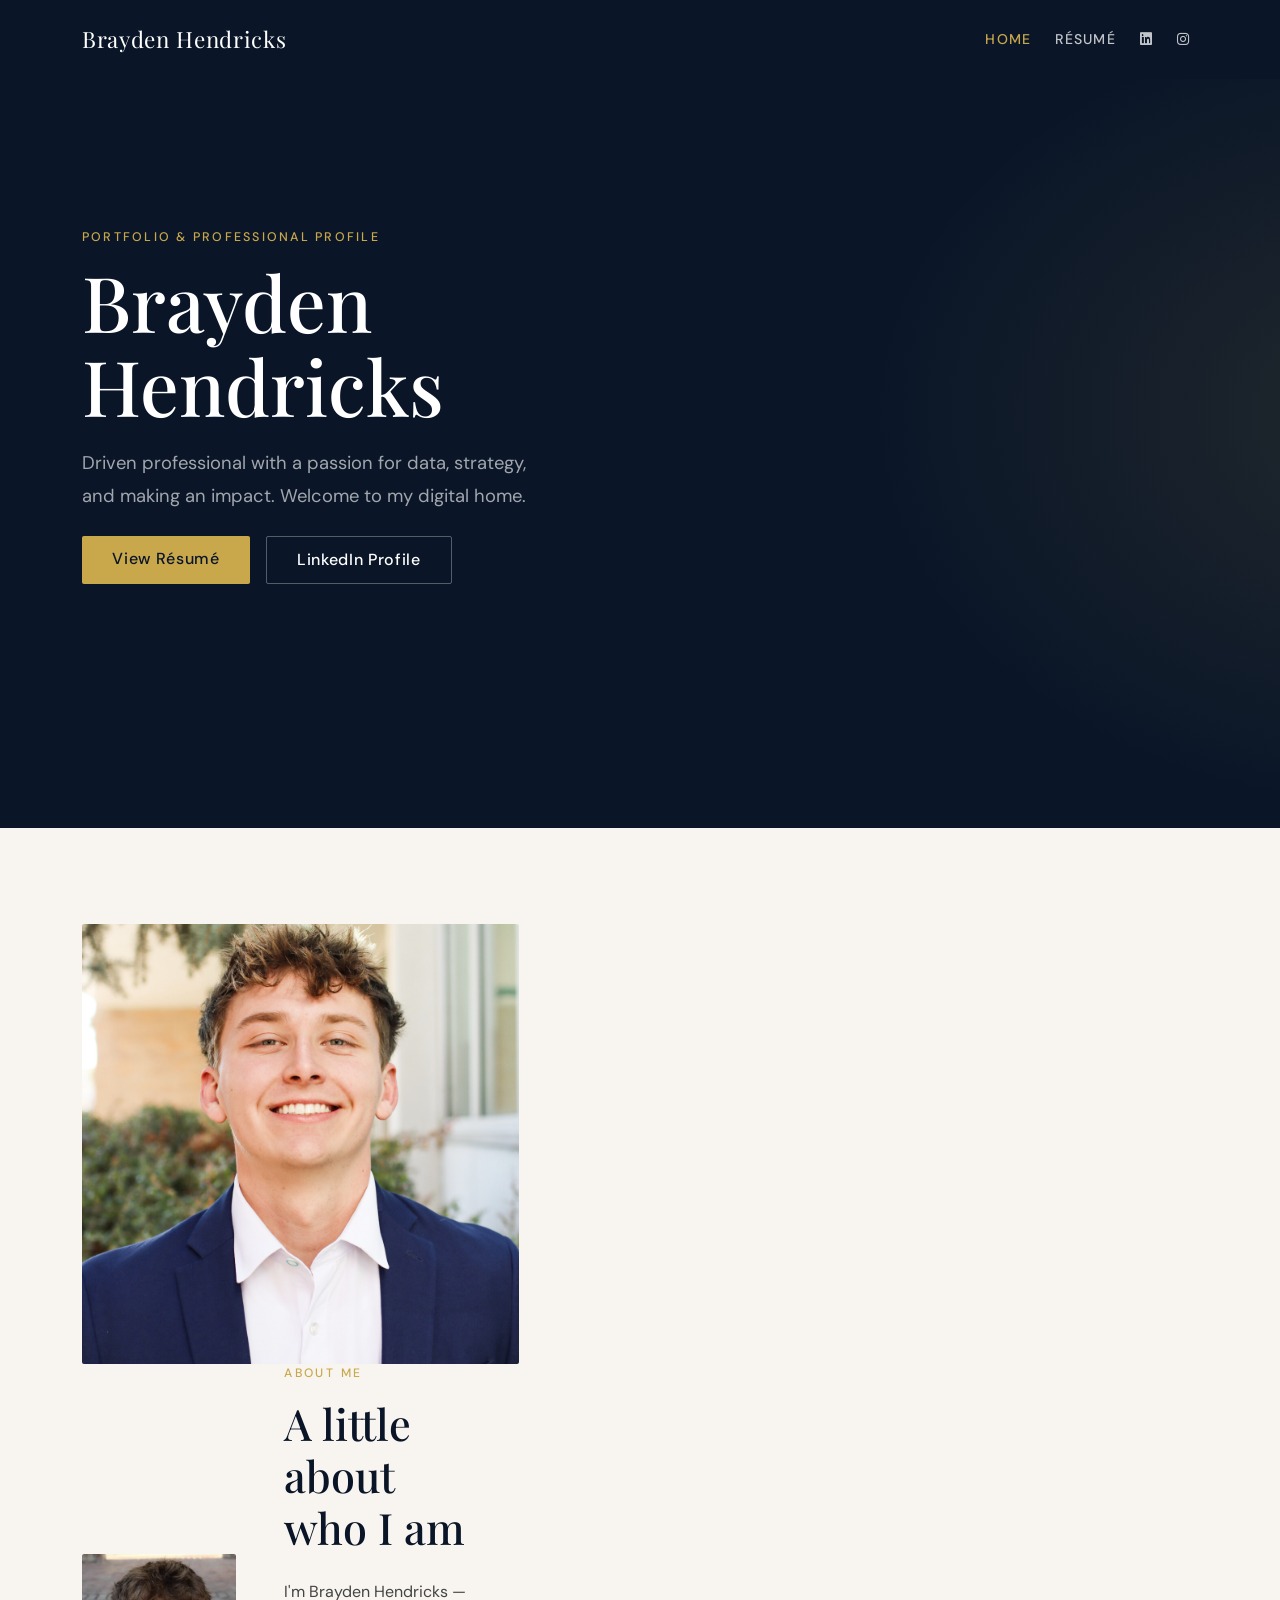
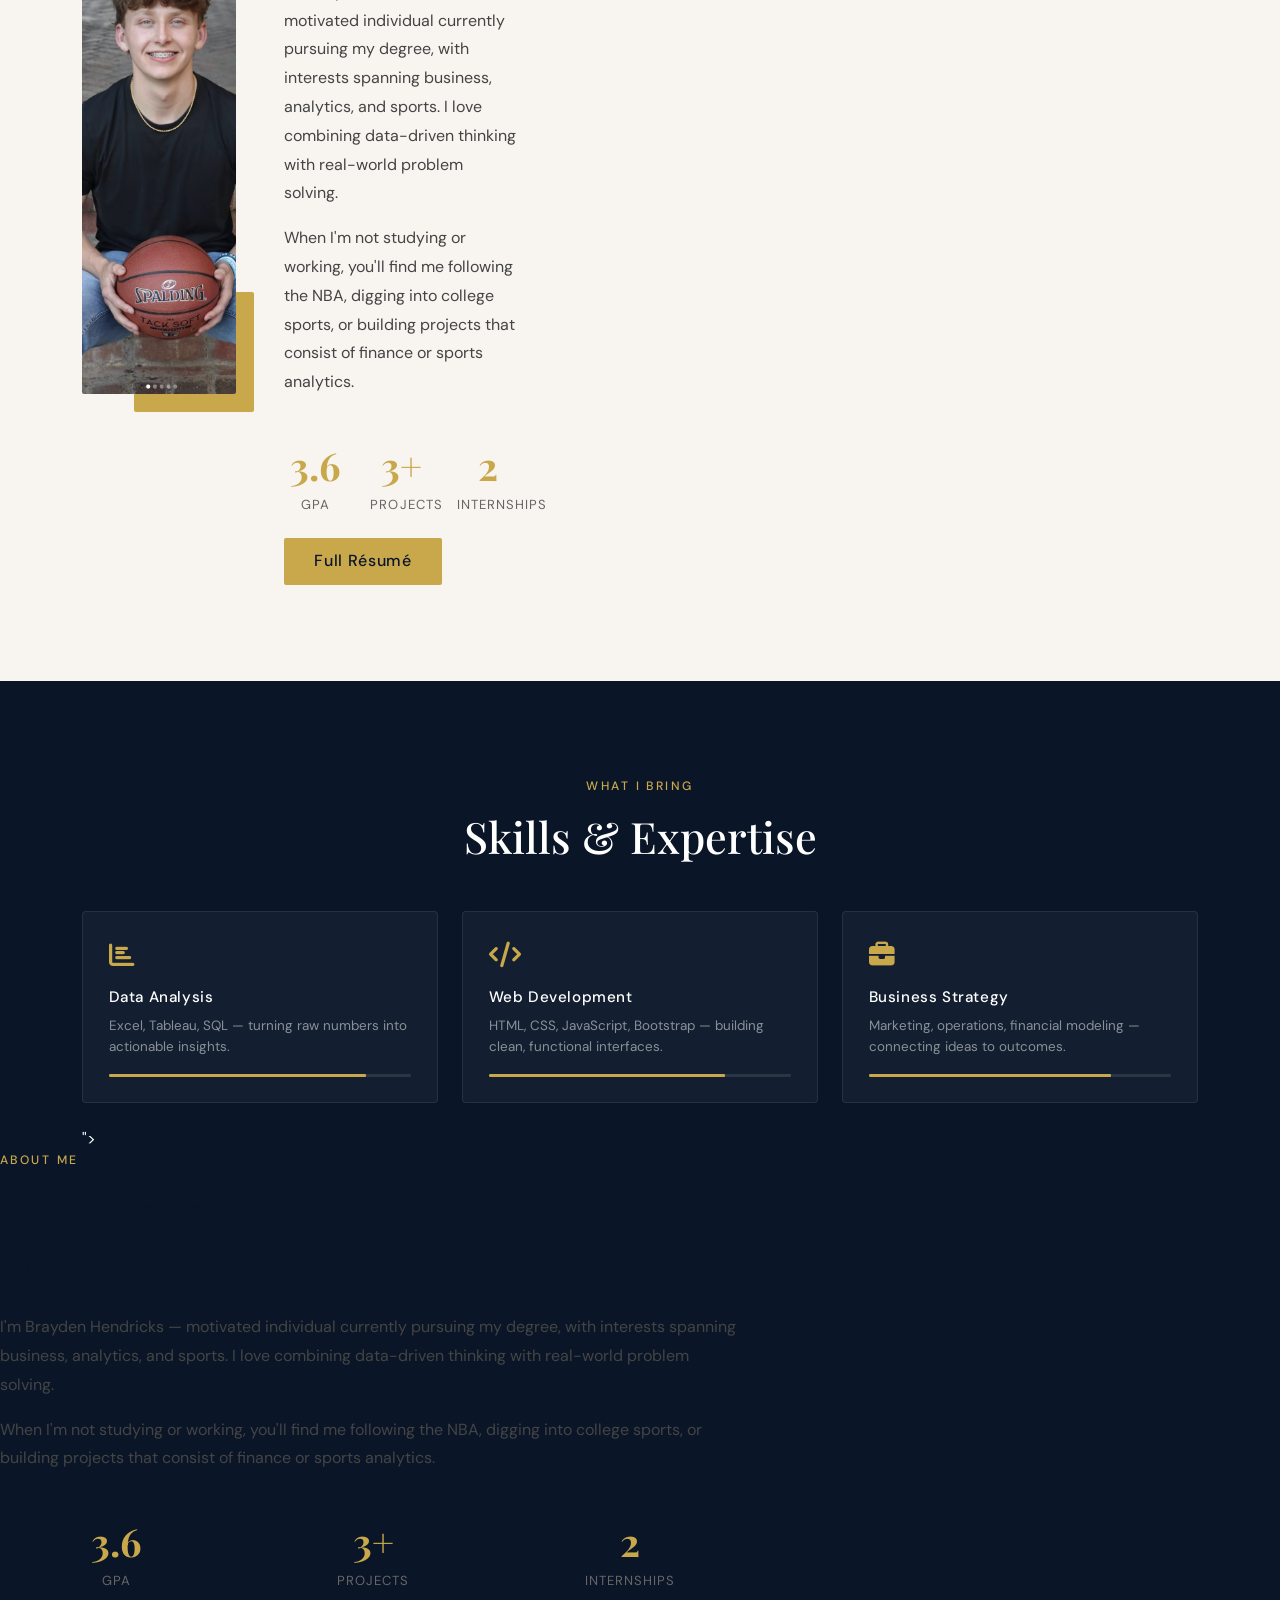
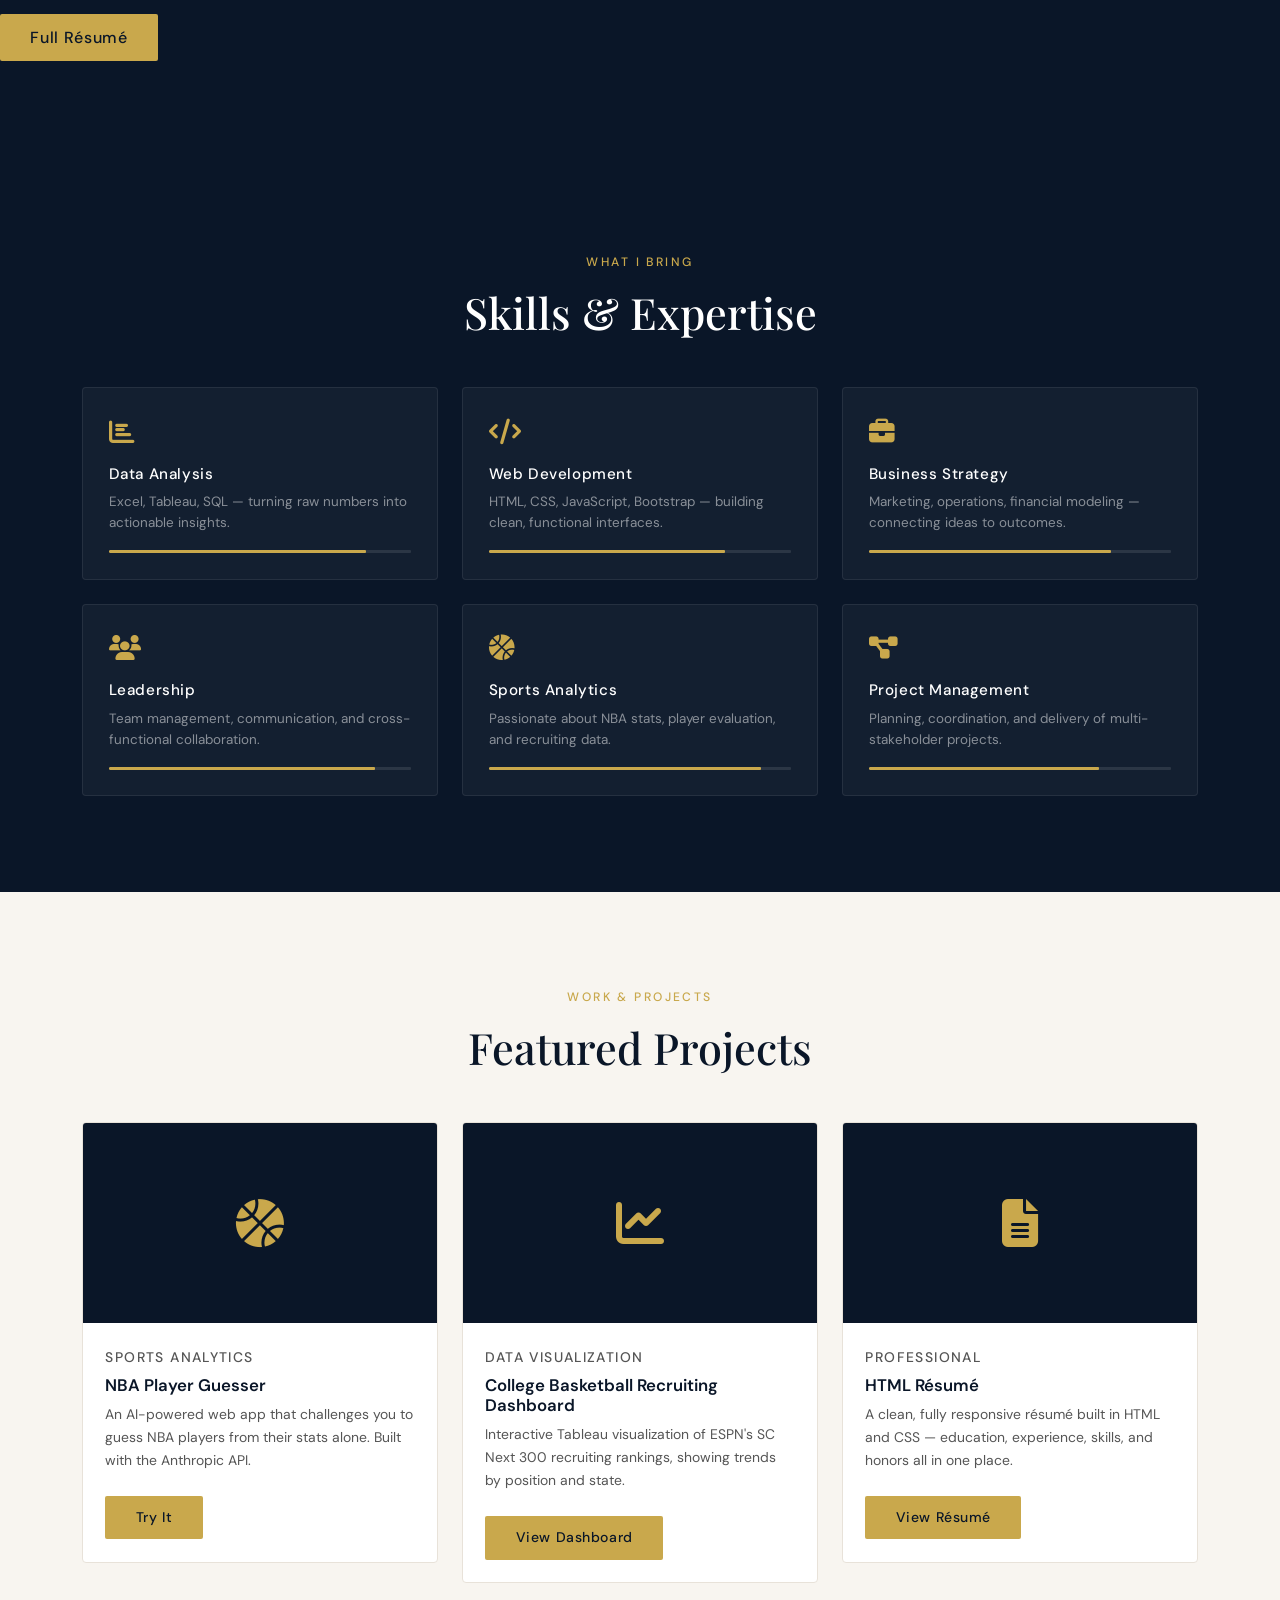
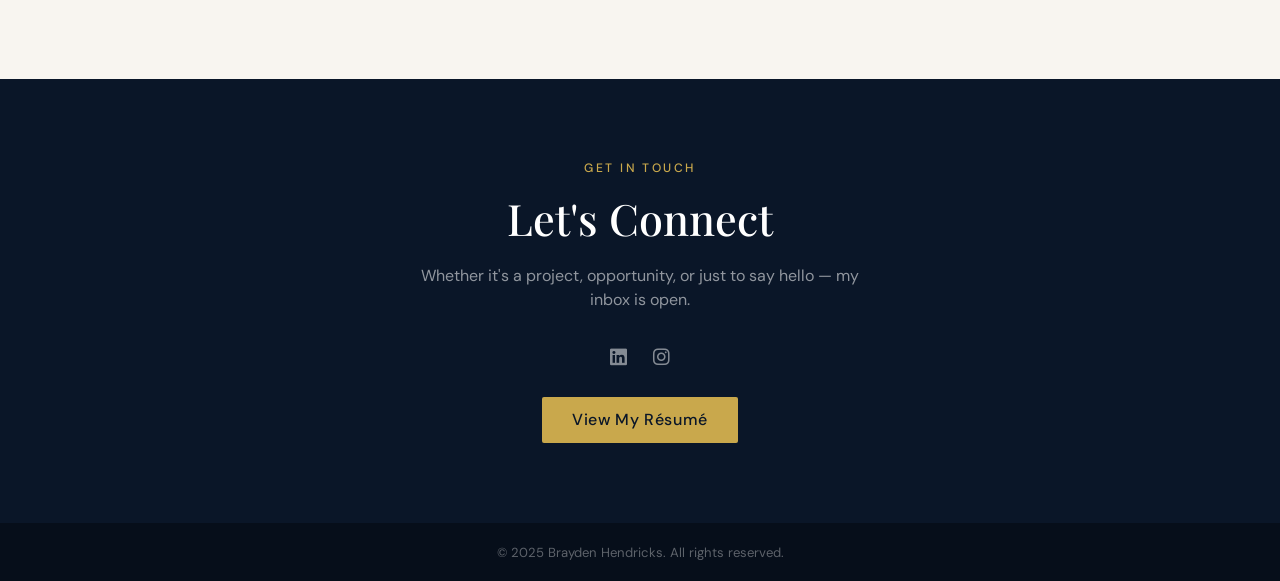
<file: index.html>
<!DOCTYPE html>
<html lang="en">
<head>
  <meta charset="UTF-8">
  <meta name="viewport" content="width=device-width, initial-scale=1.0">
  <title>Brayden Hendricks — Portfolio</title>
  <link href="https://cdn.jsdelivr.net/npm/bootstrap@5.3.2/dist/css/bootstrap.min.css" rel="stylesheet">
  <link href="https://fonts.googleapis.com/css2?family=Playfair+Display:wght@400;700&family=DM+Sans:wght@300;400;500&display=swap" rel="stylesheet">
  <link rel="stylesheet" href="https://cdnjs.cloudflare.com/ajax/libs/font-awesome/6.5.0/css/all.min.css">
  <style>
    :root {
      --navy: #0a1628;
      --gold: #c9a84c;
      --light: #f8f5f0;
      --mid: #e8e2d9;
    }
    body { font-family: 'DM Sans', sans-serif; background: var(--light); color: var(--navy); }
    h1, h2, h3, .display-font { font-family: 'Playfair Display', serif; }

    /* NAV */
    .navbar { background: var(--navy) !important; padding: 1.1rem 0; }
    .navbar-brand { font-family: 'Playfair Display', serif; font-size: 1.4rem; color: #fff !important; letter-spacing: .03em; }
    .nav-link { color: rgba(255,255,255,.75) !important; font-weight: 500; font-size: .88rem; letter-spacing: .08em; text-transform: uppercase; transition: color .2s; }
    .nav-link:hover, .nav-link.active { color: var(--gold) !important; }

    /* HERO */
    .hero {
      min-height: 92vh;
      background: var(--navy);
      display: flex; align-items: center;
      position: relative; overflow: hidden;
    }
    .hero::before {
      content: '';
      position: absolute; inset: 0;
      background: radial-gradient(ellipse 70% 80% at 110% 50%, rgba(201,168,76,.12), transparent 60%);
    }
    .hero-tag { font-size: .78rem; letter-spacing: .18em; text-transform: uppercase; color: var(--gold); font-weight: 500; margin-bottom: .75rem; }
    .hero h1 { font-size: clamp(2.8rem, 6vw, 5rem); color: #fff; line-height: 1.1; margin-bottom: 1.25rem; }
    .hero-sub { font-size: 1.15rem; color: rgba(255,255,255,.62); max-width: 480px; line-height: 1.75; }
    .btn-gold { background: var(--gold); color: var(--navy); font-weight: 500; border: none; padding: .7rem 1.9rem; border-radius: 2px; letter-spacing: .04em; transition: filter .2s, transform .15s; }
    .btn-gold:hover { filter: brightness(1.1); transform: translateY(-1px); color: var(--navy); }
    .btn-outline-light-custom { border: 1px solid rgba(255,255,255,.3); color: #fff; padding: .7rem 1.9rem; border-radius: 2px; font-weight: 500; letter-spacing: .04em; text-decoration: none; transition: all .2s; }
    .btn-outline-light-custom:hover { border-color: #fff; background: rgba(255,255,255,.06); color: #fff; }

    /* SECTIONS */
    .section-label { font-size: .76rem; letter-spacing: .2em; text-transform: uppercase; color: var(--gold); font-weight: 500; }
    .section-title { font-size: clamp(1.9rem, 3.5vw, 2.7rem); color: var(--navy); }
    section { padding: 6rem 0; }

    /* ABOUT */
    .about-img-wrap { position: relative; }
    .about-img-wrap img { border-radius: 2px; width: 100%; object-fit: cover; height: 440px; filter: grayscale(20%); }
    .about-img-accent {
      position: absolute; bottom: -18px; right: -18px; width: 120px; height: 120px;
      background: var(--gold); border-radius: 2px; z-index: -1;
    }
    .stat-num { font-family: 'Playfair Display', serif; font-size: 2.4rem; color: var(--gold); font-weight: 700; }
    .stat-label { font-size: .82rem; letter-spacing: .08em; text-transform: uppercase; color: #666; }

    /* SKILLS */
    .skills-section { background: var(--navy); color: #fff; }
    .skill-card { background: rgba(255,255,255,.04); border: 1px solid rgba(255,255,255,.08); border-radius: 4px; padding: 1.6rem; transition: border-color .25s, background .25s; }
    .skill-card:hover { border-color: var(--gold); background: rgba(201,168,76,.06); }
    .skill-icon { font-size: 1.6rem; color: var(--gold); margin-bottom: .8rem; }
    .skill-card h5 { font-size: .95rem; letter-spacing: .04em; margin-bottom: .5rem; font-weight: 500; }
    .skill-card p { font-size: .84rem; color: rgba(255,255,255,.5); line-height: 1.6; margin: 0; }
    .progress { background: rgba(255,255,255,.1); border-radius: 1px; height: 3px; }
    .progress-bar { background: var(--gold); border-radius: 1px; }

    /* PROJECTS */
    .project-card { background: #fff; border: 1px solid var(--mid); border-radius: 4px; overflow: hidden; transition: box-shadow .25s, transform .2s; }
    .project-card:hover { box-shadow: 0 8px 40px rgba(10,22,40,.1); transform: translateY(-3px); }
    .project-thumb { height: 200px; background: var(--navy); display: flex; align-items: center; justify-content: center; font-size: 3rem; color: var(--gold); }
    .project-body { padding: 1.4rem; }
    .project-tag { font-size: .74rem; letter-spacing: .1em; text-transform: uppercase; color: var(--gold); font-weight: 500; margin-bottom: .4rem; }
    .project-body h5 { font-size: 1.05rem; margin-bottom: .5rem; font-weight: 600; }
    .project-body p { font-size: .87rem; color: #555; line-height: 1.65; }

    /* CONTACT / FOOTER */
    .contact-section { background: var(--navy); color: #fff; text-align: center; padding: 5rem 0; }
    .social-icons a { font-size: 1.2rem; color: rgba(255,255,255,.5); margin: 0 .7rem; transition: color .2s; text-decoration: none; }
    .social-icons a:hover { color: var(--gold); }
    footer { background: #060e1a; color: rgba(255,255,255,.35); font-size: .82rem; padding: 1.2rem 0; text-align: center; }

    @media (max-width: 768px) { .about-img-wrap img { height: 300px; } }
  </style>
</head>
<body>

<!-- NAVBAR -->
<nav class="navbar navbar-expand-lg fixed-top">
  <div class="container">
    <a class="navbar-brand" href="index.html">Brayden Hendricks</a>
    <button class="navbar-toggler" type="button" data-bs-toggle="collapse" data-bs-target="#navMenu">
      <span class="navbar-toggler-icon"></span>
    </button>
    <div class="collapse navbar-collapse" id="navMenu">
      <ul class="navbar-nav ms-auto gap-2">
        <li class="nav-item"><a class="nav-link active" href="index.html">Home</a></li>
        <li class="nav-item"><a class="nav-link" href="resume.html">Résumé</a></li>
        <li class="nav-item"><a class="nav-link" href="https://www.linkedin.com/in/braydenhendricks/" target="_blank"><i class="fab fa-linkedin"></i></a></li>
        <li class="nav-item"><a class="nav-link" href="https://www.instagram.com/_bhendo/" target="_blank"><i class="fab fa-instagram"></i></a></li>
      </ul>
    </div>
  </div>
</nav>

<!-- HERO -->
<section class="hero" style="padding-top:80px">
  <div class="container">
    <div class="row align-items-center">
      <div class="col-lg-7">
        <p class="hero-tag">Portfolio &amp; Professional Profile</p>
        <h1>Brayden<br>Hendricks</h1>
        <p class="hero-sub">Driven professional with a passion for data, strategy, and making an impact. Welcome to my digital home.</p>
        <div class="d-flex gap-3 mt-4 flex-wrap">
          <a href="resume.html" class="btn btn-gold">View Résumé</a>
          <a href="https://www.linkedin.com/in/braydenhendricks/" target="_blank" class="btn-outline-light-custom">LinkedIn Profile</a>
        </div>
      </div>
    </div>
  </div>
</section>

<!-- ABOUT -->
<section>
  <div class="container">
    <div class="row align-items-center g-5">
      <div class="col-lg-5">
        <div class="about-img-wrap">
          <!-- Replace the src below with your actual photo -->
          <img src="photo1.jpg" alt="Brayden Hendricks">
          <div class="<!-- ABOUT -->
<section>
  <div class="container">
    <div class="row align-items-center g-5">
      <div class="col-lg-5">
        <div class="about-img-wrap">
          <!-- Replace the src below with your actual photo -->
          <img src="photo2.png" alt="Brayden Hendricks">
          <div class="about-img-accent"></div>
        </div>
      </div>
      <div class="col-lg-7">
        <p class="section-label">About Me</p>
        <h2 class="section-title mb-4">A little about<br>who I am</h2>
        <p class="mb-3" style="color:#444; line-height:1.8">
          I'm Brayden Hendricks — motivated individual currently pursuing my degree, with interests spanning business, analytics, and sports. I love combining data-driven thinking with real-world problem solving.
        </p>
        <p style="color:#444; line-height:1.8">
          When I'm not studying or working, you'll find me following the NBA, digging into college sports, or building projects that consist of finance or sports analytics.
        </p>
        <div class="row g-4 mt-3">
          <div class="col-4 text-center">
            <div class="stat-num">3.6</div>
            <div class="stat-label">GPA</div>
          </div>
          <div class="col-4 text-center">
            <div class="stat-num">3+</div>
            <div class="stat-label">Projects</div>
          </div>
          <div class="col-4 text-center">
            <div class="stat-num">2</div>
            <div class="stat-label">Internships</div>
          </div>
        </div>
        <a href="resume.html" class="btn btn-gold mt-4">Full Résumé</a>
      </div>
    </div>
  </div>
</section>

<!-- SKILLS -->
<section class="skills-section">
  <div class="container">
    <div class="text-center mb-5">
      <p class="section-label">What I Bring</p>
      <h2 class="section-title" style="color:#fff">Skills &amp; Expertise</h2>
    </div>
    <div class="row g-4">
      <div class="col-md-4">
        <div class="skill-card">
          <div class="skill-icon"><i class="fas fa-chart-bar"></i></div>
          <h5>Data Analysis</h5>
          <p>Excel, Tableau, SQL — turning raw numbers into actionable insights.</p>
          <div class="progress mt-3"><div class="progress-bar" style="width:85%"></div></div>
        </div>
      </div>
      <div class="col-md-4">
        <div class="skill-card">
          <div class="skill-icon"><i class="fas fa-code"></i></div>
          <h5>Web Development</h5>
          <p>HTML, CSS, JavaScript, Bootstrap — building clean, functional interfaces.</p>
          <div class="progress mt-3"><div class="progress-bar" style="width:78%"></div></div>
        </div>
      </div>
      <div class="col-md-4">
        <div class="skill-card">
          <div class="skill-icon"><i class="fas fa-briefcase"></i></div>
          <h5>Business Strategy</h5>
          <p>Marketing, operations, financial modeling — connecting ideas to outcomes.</p>
          <div class="progress mt-3"><div class="progress-bar" style="width:80%"></div></div>
        </div>
      </div>
      <div class="col-md-4">"></div>
        </div>
      </div>
      <div class="col-lg-7">
        <p class="section-label">About Me</p>
        <h2 class="section-title mb-4">A little about<br>who I am</h2>
        <p class="mb-3" style="color:#444; line-height:1.8">
          I'm Brayden Hendricks — motivated individual currently pursuing my degree, with interests spanning business, analytics, and sports. I love combining data-driven thinking with real-world problem solving.
        </p>
        <p style="color:#444; line-height:1.8">
          When I'm not studying or working, you'll find me following the NBA, digging into college sports, or building projects that consist of finance or sports analytics.
        </p>
        <div class="row g-4 mt-3">
          <div class="col-4 text-center">
            <div class="stat-num">3.6</div>
            <div class="stat-label">GPA</div>
          </div>
          <div class="col-4 text-center">
            <div class="stat-num">3+</div>
            <div class="stat-label">Projects</div>
          </div>
          <div class="col-4 text-center">
            <div class="stat-num">2</div>
            <div class="stat-label">Internships</div>
          </div>
        </div>
        <a href="resume.html" class="btn btn-gold mt-4">Full Résumé</a>
      </div>
    </div>
  </div>
</section>

<!-- SKILLS -->
<section class="skills-section">
  <div class="container">
    <div class="text-center mb-5">
      <p class="section-label">What I Bring</p>
      <h2 class="section-title" style="color:#fff">Skills &amp; Expertise</h2>
    </div>
    <div class="row g-4">
      <div class="col-md-4">
        <div class="skill-card">
          <div class="skill-icon"><i class="fas fa-chart-bar"></i></div>
          <h5>Data Analysis</h5>
          <p>Excel, Tableau, SQL — turning raw numbers into actionable insights.</p>
          <div class="progress mt-3"><div class="progress-bar" style="width:85%"></div></div>
        </div>
      </div>
      <div class="col-md-4">
        <div class="skill-card">
          <div class="skill-icon"><i class="fas fa-code"></i></div>
          <h5>Web Development</h5>
          <p>HTML, CSS, JavaScript, Bootstrap — building clean, functional interfaces.</p>
          <div class="progress mt-3"><div class="progress-bar" style="width:78%"></div></div>
        </div>
      </div>
      <div class="col-md-4">
        <div class="skill-card">
          <div class="skill-icon"><i class="fas fa-briefcase"></i></div>
          <h5>Business Strategy</h5>
          <p>Marketing, operations, financial modeling — connecting ideas to outcomes.</p>
          <div class="progress mt-3"><div class="progress-bar" style="width:80%"></div></div>
        </div>
      </div>
      <div class="col-md-4">
        <div class="skill-card">
          <div class="skill-icon"><i class="fas fa-users"></i></div>
          <h5>Leadership</h5>
          <p>Team management, communication, and cross-functional collaboration.</p>
          <div class="progress mt-3"><div class="progress-bar" style="width:88%"></div></div>
        </div>
      </div>
      <div class="col-md-4">
        <div class="skill-card">
          <div class="skill-icon"><i class="fas fa-basketball-ball"></i></div>
          <h5>Sports Analytics</h5>
          <p>Passionate about NBA stats, player evaluation, and recruiting data.</p>
          <div class="progress mt-3"><div class="progress-bar" style="width:90%"></div></div>
        </div>
      </div>
      <div class="col-md-4">
        <div class="skill-card">
          <div class="skill-icon"><i class="fas fa-project-diagram"></i></div>
          <h5>Project Management</h5>
          <p>Planning, coordination, and delivery of multi-stakeholder projects.</p>
          <div class="progress mt-3"><div class="progress-bar" style="width:76%"></div></div>
        </div>
      </div>
    </div>
  </div>
</section>

<!-- PROJECTS -->
<section>
  <div class="container">
    <div class="text-center mb-5">
      <p class="section-label">Work & Projects</p>
      <h2 class="section-title">Featured Projects</h2>
    </div>
    <div class="row g-4">
      <div class="col-md-4">
        <div class="project-card">
          <div class="project-thumb"><i class="fas fa-basketball-ball"></i></div>
          <div class="project-body">
            <p class="project-tag">Sports Analytics</p>
            <h5>NBA Player Guesser</h5>
            <p>An AI-powered web app that challenges you to guess NBA players from their stats alone. Built with the Anthropic API.</p>
            <a href="app.html" class="btn btn-sm btn-gold mt-2">Try It</a>
          </div>
        </div>
      </div>
      <div class="col-md-4">
        <div class="project-card">
          <div class="project-thumb"><i class="fas fa-chart-line"></i></div>
          <div class="project-body">
            <p class="project-tag">Data Visualization</p>
            <h5>College Basketball Recruiting Dashboard</h5>
            <p>Interactive Tableau visualization of ESPN's SC Next 300 recruiting rankings, showing trends by position and state.</p>
            <a href="scratch.html#tableau" class="btn btn-sm btn-gold mt-2">View Dashboard</a>
          </div>
        </div>
      </div>
      <div class="col-md-4">
        <div class="project-card">
          <div class="project-thumb"><i class="fas fa-file-alt"></i></div>
          <div class="project-body">
            <p class="project-tag">Professional</p>
            <h5>HTML Résumé</h5>
            <p>A clean, fully responsive résumé built in HTML and CSS — education, experience, skills, and honors all in one place.</p>
            <a href="resume.html" class="btn btn-sm btn-gold mt-2">View Résumé</a>
          </div>
        </div>
      </div>
    </div>
  </div>
</section>

<!-- CONTACT -->
<section class="contact-section">
  <div class="container">
    <p class="section-label" style="color:var(--gold)">Get in Touch</p>
    <h2 class="section-title" style="color:#fff; margin-bottom:1.2rem">Let's Connect</h2>
    <p style="color:rgba(255,255,255,.55); max-width:440px; margin:0 auto 2rem">Whether it's a project, opportunity, or just to say hello — my inbox is open.</p>
    <div class="social-icons mb-4">
      <a href="https://www.linkedin.com/in/braydenhendricks/" target="_blank" title="LinkedIn"><i class="fab fa-linkedin"></i></a>
      <a href="https://www.instagram.com/_bhendo/" target="_blank" title="Instagram"><i class="fab fa-instagram"></i></a>
    </div>
    <a href="resume.html" class="btn btn-gold">View My Résumé</a>
  </div>
</section>

<footer>
  <div class="container">&copy; 2025 Brayden Hendricks. All rights reserved.</div>
</footer>

<script src="https://cdn.jsdelivr.net/npm/bootstrap@5.3.2/dist/js/bootstrap.bundle.min.js"></script>
</body>
</html>
</file>
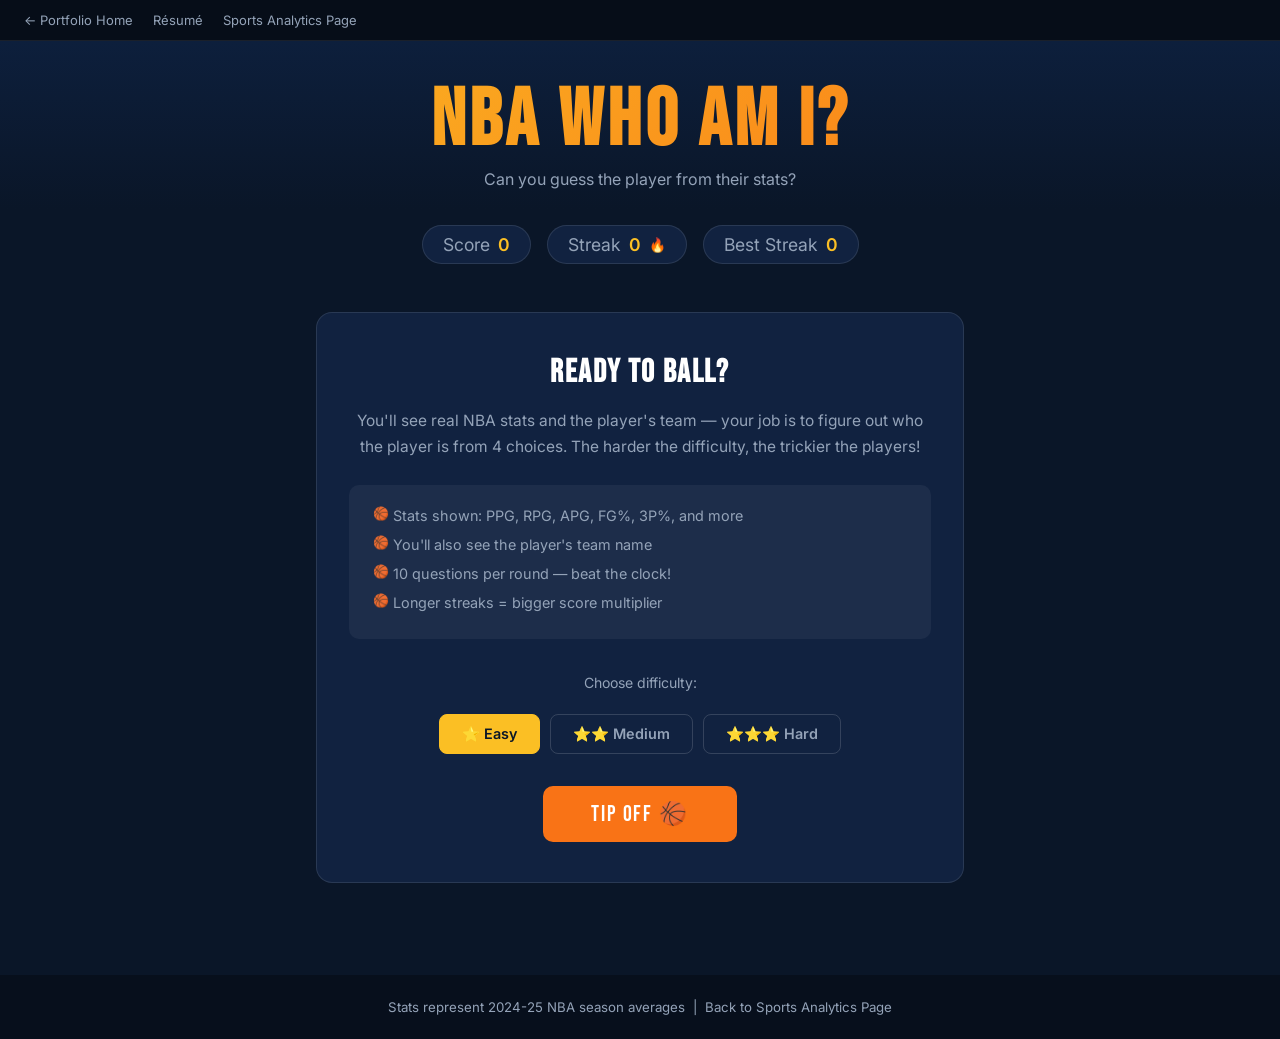
<file: app.html>
<!DOCTYPE html>
<html lang="en">
<head>
  <meta charset="UTF-8"/>
  <meta name="viewport" content="width=device-width, initial-scale=1.0"/>
  <title>NBA Player Quiz | Brayden Hendricks</title>
  <link href="https://fonts.googleapis.com/css2?family=Bebas+Neue&family=Inter:wght@400;600;700&display=swap" rel="stylesheet"/>
  <script src="https://js.puter.com/v2/"></script>
  <style>
    *, *::before, *::after { box-sizing: border-box; margin: 0; padding: 0; }
    :root {
      --navy: #0a1628;
      --navy2: #112240;
      --blue: #1d4ed8;
      --orange: #f97316;
      --gold: #fbbf24;
      --white: #ffffff;
      --gray: #94a3b8;
      --light: #e2e8f0;
      --card: #1e3a5f;
      --correct: #22c55e;
      --wrong: #ef4444;
      --font-display: 'Bebas Neue', sans-serif;
      --font-body: 'Inter', sans-serif;
    }
    body {
      font-family: var(--font-body);
      background-color: var(--navy);
      color: var(--white);
      min-height: 100vh;
    }

    /* NAV */
    .topnav {
      background: rgba(0,0,0,0.4);
      padding: 12px 24px;
      display: flex;
      gap: 20px;
      border-bottom: 1px solid rgba(255,255,255,0.08);
    }
    .topnav a { color: var(--gray); font-size: 13px; text-decoration: none; transition: color 0.2s; }
    .topnav a:hover { color: var(--white); }

    /* HEADER */
    .game-header {
      text-align: center;
      padding: 40px 20px 20px;
      background: linear-gradient(180deg, #0d1f3c 0%, var(--navy) 100%);
    }
    .game-header h1 {
      font-family: var(--font-display);
      font-size: clamp(3rem, 8vw, 5rem);
      letter-spacing: 0.05em;
      background: linear-gradient(135deg, var(--gold), var(--orange));
      -webkit-background-clip: text;
      -webkit-text-fill-color: transparent;
      background-clip: text;
      line-height: 1;
    }
    .game-header p { color: var(--gray); margin-top: 8px; font-size: 1rem; }

    /* SCOREBOARD */
    .scoreboard {
      display: flex;
      justify-content: center;
      gap: 16px;
      padding: 16px 20px;
      flex-wrap: wrap;
    }
    .score-pill {
      background: var(--navy2);
      border: 1px solid rgba(255,255,255,0.1);
      border-radius: 999px;
      padding: 8px 20px;
      font-size: 0.85rem;
      font-weight: 600;
      display: flex;
      align-items: center;
      gap: 8px;
    }
    .score-pill span { color: var(--gold); font-size: 1.1rem; }
    .score-pill .label { color: var(--gray); font-weight: 400; }

    /* MAIN GAME AREA */
    .game-wrap { max-width: 680px; margin: 0 auto; padding: 16px 16px 60px; }

    /* START SCREEN */
    .start-screen {
      background: var(--navy2);
      border: 1px solid rgba(255,255,255,0.1);
      border-radius: 16px;
      padding: 2.5rem 2rem;
      text-align: center;
      margin-top: 16px;
    }
    .start-screen h2 { font-family: var(--font-display); font-size: 2rem; letter-spacing: 0.05em; margin-bottom: 1rem; }
    .start-screen p { color: var(--gray); line-height: 1.7; margin-bottom: 1.5rem; font-size: 0.97rem; }
    .how-to {
      background: rgba(255,255,255,0.05);
      border-radius: 10px;
      padding: 1.2rem 1.5rem;
      text-align: left;
      margin-bottom: 2rem;
    }
    .how-to li { color: var(--gray); font-size: 0.9rem; margin-bottom: 6px; line-height: 1.6; list-style: none; padding-left: 20px; position: relative; }
    .how-to li::before { content: '🏀'; position: absolute; left: 0; font-size: 0.8rem; }

    /* DIFFICULTY SELECTOR */
    .diff-grid { display: flex; gap: 10px; justify-content: center; margin-bottom: 2rem; flex-wrap: wrap; }
    .diff-btn {
      padding: 10px 22px;
      border-radius: 8px;
      border: 1.5px solid rgba(255,255,255,0.15);
      background: transparent;
      color: var(--gray);
      font-family: var(--font-body);
      font-size: 0.9rem;
      font-weight: 600;
      cursor: pointer;
      transition: all 0.18s;
    }
    .diff-btn:hover { border-color: var(--gold); color: var(--gold); }
    .diff-btn.active { background: var(--gold); border-color: var(--gold); color: var(--navy); }

    /* START BUTTON */
    .start-btn {
      padding: 14px 48px;
      background: var(--orange);
      color: var(--white);
      font-family: var(--font-display);
      font-size: 1.4rem;
      letter-spacing: 0.08em;
      border: none;
      border-radius: 10px;
      cursor: pointer;
      transition: background 0.2s, transform 0.1s;
    }
    .start-btn:hover { background: #ea6c09; transform: scale(1.02); }
    .start-btn:active { transform: scale(0.98); }

    /* QUESTION CARD */
    .question-card {
      background: var(--navy2);
      border: 1px solid rgba(255,255,255,0.1);
      border-radius: 16px;
      padding: 1.8rem;
      margin-top: 16px;
      display: none;
    }
    .question-card.visible { display: block; }

    .q-meta {
      display: flex;
      justify-content: space-between;
      align-items: center;
      margin-bottom: 1.2rem;
    }
    .q-num { font-size: 0.8rem; color: var(--gray); font-weight: 600; text-transform: uppercase; letter-spacing: 0.08em; }
    .q-progress {
      height: 4px;
      background: rgba(255,255,255,0.1);
      border-radius: 2px;
      flex: 1;
      margin: 0 12px;
      overflow: hidden;
    }
    .q-progress-fill { height: 100%; background: var(--gold); border-radius: 2px; transition: width 0.4s; }
    .timer-badge {
      background: var(--navy);
      border: 1px solid rgba(255,255,255,0.15);
      border-radius: 6px;
      padding: 4px 10px;
      font-size: 0.85rem;
      font-weight: 700;
      color: var(--gold);
      min-width: 36px;
      text-align: center;
    }
    .timer-badge.urgent { color: var(--wrong); border-color: var(--wrong); animation: pulse 0.5s infinite; }
    @keyframes pulse { 0%,100% { opacity:1; } 50% { opacity:0.5; } }

    /* TEAM BADGE */
    .team-badge {
      display: inline-flex;
      align-items: center;
      gap: 8px;
      background: rgba(249,115,22,0.15);
      border: 1px solid rgba(249,115,22,0.3);
      border-radius: 8px;
      padding: 6px 14px;
      font-size: 0.9rem;
      font-weight: 700;
      color: var(--orange);
      margin-bottom: 1.2rem;
    }

    /* STATS GRID */
    .stats-label {
      font-size: 0.75rem;
      font-weight: 600;
      color: var(--gray);
      text-transform: uppercase;
      letter-spacing: 0.08em;
      margin-bottom: 10px;
    }
    .stats-grid {
      display: grid;
      grid-template-columns: repeat(auto-fit, minmax(100px, 1fr));
      gap: 10px;
      margin-bottom: 1.5rem;
    }
    .stat-box {
      background: rgba(255,255,255,0.05);
      border: 1px solid rgba(255,255,255,0.08);
      border-radius: 10px;
      padding: 12px 10px;
      text-align: center;
    }
    .stat-box .stat-val {
      font-family: var(--font-display);
      font-size: 1.8rem;
      letter-spacing: 0.03em;
      color: var(--white);
      line-height: 1;
    }
    .stat-box .stat-name {
      font-size: 0.72rem;
      color: var(--gray);
      margin-top: 4px;
      font-weight: 600;
      text-transform: uppercase;
      letter-spacing: 0.06em;
    }

    /* HINT */
    .hint-text {
      font-size: 0.85rem;
      color: var(--gray);
      font-style: italic;
      margin-bottom: 1.2rem;
      min-height: 20px;
    }

    /* OPTIONS */
    .options-label {
      font-size: 0.75rem;
      font-weight: 600;
      color: var(--gray);
      text-transform: uppercase;
      letter-spacing: 0.08em;
      margin-bottom: 10px;
    }
    .options-grid { display: grid; grid-template-columns: 1fr 1fr; gap: 10px; }
    .opt-btn {
      padding: 14px 12px;
      border-radius: 10px;
      border: 1.5px solid rgba(255,255,255,0.12);
      background: rgba(255,255,255,0.04);
      color: var(--white);
      font-family: var(--font-body);
      font-size: 0.92rem;
      font-weight: 600;
      cursor: pointer;
      transition: all 0.15s;
      text-align: center;
      line-height: 1.3;
    }
    .opt-btn:hover:not(:disabled) { border-color: var(--gold); background: rgba(251,191,36,0.08); color: var(--gold); }
    .opt-btn.correct { background: rgba(34,197,94,0.2); border-color: var(--correct); color: var(--correct); }
    .opt-btn.wrong { background: rgba(239,68,68,0.2); border-color: var(--wrong); color: var(--wrong); }
    .opt-btn:disabled { cursor: not-allowed; }

    /* FEEDBACK */
    .feedback {
      margin-top: 1.2rem;
      padding: 14px 16px;
      border-radius: 10px;
      font-size: 0.92rem;
      font-weight: 600;
      display: none;
      align-items: center;
      gap: 10px;
    }
    .feedback.visible { display: flex; }
    .feedback.correct-fb { background: rgba(34,197,94,0.15); border: 1px solid rgba(34,197,94,0.3); color: var(--correct); }
    .feedback.wrong-fb { background: rgba(239,68,68,0.15); border: 1px solid rgba(239,68,68,0.3); color: var(--wrong); }

    .next-btn {
      display: block;
      width: 100%;
      margin-top: 14px;
      padding: 13px;
      background: var(--blue);
      color: var(--white);
      font-family: var(--font-display);
      font-size: 1.2rem;
      letter-spacing: 0.06em;
      border: none;
      border-radius: 10px;
      cursor: pointer;
      transition: background 0.2s;
      display: none;
    }
    .next-btn.visible { display: block; }
    .next-btn:hover { background: #1e40af; }

    /* RESULTS SCREEN */
    .results-screen {
      background: var(--navy2);
      border: 1px solid rgba(255,255,255,0.1);
      border-radius: 16px;
      padding: 2.5rem 2rem;
      text-align: center;
      margin-top: 16px;
      display: none;
    }
    .results-screen.visible { display: block; }
    .trophy { font-size: 4rem; margin-bottom: 1rem; }
    .final-score {
      font-family: var(--font-display);
      font-size: 4rem;
      letter-spacing: 0.05em;
      background: linear-gradient(135deg, var(--gold), var(--orange));
      -webkit-background-clip: text;
      -webkit-text-fill-color: transparent;
      background-clip: text;
      line-height: 1;
      margin-bottom: 0.5rem;
    }
    .grade-label { font-size: 1.1rem; color: var(--gray); margin-bottom: 1.5rem; }
    .stats-summary {
      display: flex;
      justify-content: center;
      gap: 24px;
      margin-bottom: 2rem;
      flex-wrap: wrap;
    }
    .summary-item { text-align: center; }
    .summary-item .val { font-size: 1.8rem; font-weight: 700; color: var(--white); }
    .summary-item .lbl { font-size: 0.78rem; color: var(--gray); text-transform: uppercase; letter-spacing: 0.06em; margin-top: 2px; }
    .replay-btn {
      padding: 14px 40px;
      background: var(--orange);
      color: var(--white);
      font-family: var(--font-display);
      font-size: 1.4rem;
      letter-spacing: 0.08em;
      border: none;
      border-radius: 10px;
      cursor: pointer;
      transition: background 0.2s;
    }
    .replay-btn:hover { background: #ea6c09; }

    /* LOADING OVERLAY */
    .loading-overlay {
      text-align: center;
      padding: 3rem 1rem;
      display: none;
    }
    .loading-overlay.visible { display: block; }
    .ball-spin {
      font-size: 3rem;
      display: inline-block;
      animation: spin 0.8s linear infinite;
      margin-bottom: 1rem;
    }
    @keyframes spin { to { transform: rotate(360deg); } }
    .loading-overlay p { color: var(--gray); font-size: 0.95rem; }

    footer { background: rgba(0,0,0,0.3); color: var(--gray); text-align: center; padding: 1.5rem; font-size: 0.83rem; margin-top: 2rem; }
    footer a { color: var(--gray); text-decoration: none; }
    footer a:hover { color: var(--white); }
  </style>
</head>
<body>

<nav class="topnav">
  <a href="index.html">&#8592; Portfolio Home</a>
  <a href="resume.html">Résumé</a>
  <a href="scratch.html">Sports Analytics Page</a>
</nav>

<div class="game-header">
  <h1>NBA WHO AM I?</h1>
  <p>Can you guess the player from their stats?</p>
</div>

<div class="scoreboard">
  <div class="score-pill"><span class="label">Score</span> <span id="score-display">0</span></div>
  <div class="score-pill"><span class="label">Streak</span> <span id="streak-display">0</span> 🔥</div>
  <div class="score-pill"><span class="label">Best Streak</span> <span id="best-display">0</span></div>
</div>

<div class="game-wrap">

  <!-- START SCREEN -->
  <div class="start-screen" id="start-screen">
    <h2>READY TO BALL?</h2>
    <p>You'll see real NBA stats and the player's team — your job is to figure out who the player is from 4 choices. The harder the difficulty, the trickier the players!</p>
    <div class="how-to">
      <ul>
        <li>Stats shown: PPG, RPG, APG, FG%, 3P%, and more</li>
        <li>You'll also see the player's team name</li>
        <li>10 questions per round — beat the clock!</li>
        <li>Longer streaks = bigger score multiplier</li>
      </ul>
    </div>
    <p style="color:var(--gray);font-size:0.88rem;margin-bottom:1.2rem">Choose difficulty:</p>
    <div class="diff-grid">
      <button class="diff-btn active" data-diff="easy" onclick="setDiff(this)">⭐ Easy</button>
      <button class="diff-btn" data-diff="medium" onclick="setDiff(this)">⭐⭐ Medium</button>
      <button class="diff-btn" data-diff="hard" onclick="setDiff(this)">⭐⭐⭐ Hard</button>
    </div>
    <button class="start-btn" onclick="startGame()">TIP OFF 🏀</button>
  </div>

  <!-- LOADING -->
  <div class="loading-overlay" id="loading-overlay">
    <div class="ball-spin">🏀</div>
    <p>Loading player data...</p>
  </div>

  <!-- QUESTION CARD -->
  <div class="question-card" id="question-card">
    <div class="q-meta">
      <div class="q-num" id="q-num">Q 1 / 10</div>
      <div class="q-progress"><div class="q-progress-fill" id="q-fill" style="width:10%"></div></div>
      <div class="timer-badge" id="timer">15</div>
    </div>

    <div class="team-badge" id="team-badge">🏀 Team</div>
    <div class="stats-label">2024-25 Season Stats</div>
    <div class="stats-grid" id="stats-grid"></div>
    <div class="hint-text" id="hint-text"></div>

    <div class="options-label">Who is this player?</div>
    <div class="options-grid" id="options-grid"></div>

    <div class="feedback" id="feedback"></div>
    <button class="next-btn" id="next-btn" onclick="nextQuestion()">NEXT PLAYER ▶</button>
  </div>

  <!-- RESULTS -->
  <div class="results-screen" id="results-screen">
    <div class="trophy" id="trophy">🏆</div>
    <div class="final-score" id="final-score">0</div>
    <div class="grade-label" id="grade-label">Points</div>
    <div class="stats-summary">
      <div class="summary-item"><div class="val" id="res-correct">0</div><div class="lbl">Correct</div></div>
      <div class="summary-item"><div class="val" id="res-total">10</div><div class="lbl">Questions</div></div>
      <div class="summary-item"><div class="val" id="res-streak">0</div><div class="lbl">Best Streak</div></div>
    </div>
    <button class="replay-btn" onclick="resetGame()">PLAY AGAIN 🔄</button>
  </div>

</div>

<footer>
  <p>Stats represent 2024-25 NBA season averages &nbsp;|&nbsp; <a href="scratch.html">Back to Sports Analytics Page</a></p>
</footer>

<script>
// ─── PLAYER DATABASE (real 2024-25 stats) ───────────────────────────────────
const PLAYERS = {
  easy: [
    { name:"LeBron James",    team:"Los Angeles Lakers",     pos:"SF", ppg:23.7, rpg:8.9,  apg:8.0,  spg:1.1, bpg:0.6, fg:0.513, three:0.386, ft:0.737, season:"2024-25", hint:"4-time champion, all-time scoring leader" },
    { name:"Stephen Curry",   team:"Golden State Warriors",  pos:"PG", ppg:24.0, rpg:4.5,  apg:6.1,  spg:1.2, bpg:0.3, fg:0.452, three:0.426, ft:0.924, season:"2024-25", hint:"Greatest shooter of all time, 4× NBA champion" },
    { name:"Kevin Durant",    team:"Phoenix Suns",           pos:"SF", ppg:27.2, rpg:6.6,  apg:4.0,  spg:0.9, bpg:1.1, fg:0.524, three:0.415, ft:0.871, season:"2024-25", hint:"2× Finals MVP, 2× scoring champion" },
    { name:"Giannis Antetokounmpo", team:"Milwaukee Bucks",  pos:"PF", ppg:30.4, rpg:11.7, apg:6.5,  spg:1.1, bpg:1.2, fg:0.611, three:0.274, ft:0.672, season:"2024-25", hint:"2× MVP, 2021 NBA champion and Finals MVP" },
    { name:"Nikola Jokic",    team:"Denver Nuggets",         pos:"C",  ppg:29.6, rpg:12.7, apg:9.0,  spg:1.5, bpg:0.7, fg:0.577, three:0.351, ft:0.824, season:"2024-25", hint:"3× MVP, known for incredible playmaking for a center" },
    { name:"Luka Doncic",     team:"Los Angeles Lakers",     pos:"PG", ppg:28.0, rpg:8.2,  apg:7.8,  spg:1.2, bpg:0.5, fg:0.455, three:0.371, ft:0.783, season:"2024-25", hint:"Youngest player with 60-point triple double" },
    { name:"Joel Embiid",     team:"Philadelphia 76ers",     pos:"C",  ppg:24.1, rpg:8.5,  apg:4.3,  spg:0.9, bpg:1.7, fg:0.521, three:0.346, ft:0.878, season:"2024-25", hint:"2023 scoring champion and MVP" },
    { name:"Jayson Tatum",    team:"Boston Celtics",         pos:"SF", ppg:27.2, rpg:8.1,  apg:4.9,  spg:1.1, bpg:0.6, fg:0.471, three:0.369, ft:0.830, season:"2024-25", hint:"2024 NBA champion and Finals MVP with Boston" },
  ],
  medium: [
    { name:"Anthony Davis",   team:"Los Angeles Lakers",     pos:"C",  ppg:26.2, rpg:12.0, apg:3.5,  spg:1.3, bpg:2.3, fg:0.563, three:0.265, ft:0.793, season:"2024-25", hint:"8× All-Star, 2020 NBA champion" },
    { name:"Devin Booker",    team:"Phoenix Suns",           pos:"SG", ppg:26.1, rpg:4.1,  apg:6.5,  spg:0.9, bpg:0.4, fg:0.472, three:0.368, ft:0.870, season:"2024-25", hint:"3× All-Star, scored 70 points at age 20" },
    { name:"Damian Lillard",  team:"Milwaukee Bucks",        pos:"PG", ppg:24.3, rpg:4.3,  apg:7.0,  spg:0.9, bpg:0.3, fg:0.442, three:0.370, ft:0.882, season:"2024-25", hint:"Known for logo-range threes and clutch moments in Portland" },
    { name:"Kawhi Leonard",   team:"LA Clippers",            pos:"SF", ppg:22.0, rpg:6.3,  apg:3.4,  spg:1.6, bpg:0.7, fg:0.497, three:0.394, ft:0.890, season:"2024-25", hint:"2× Finals MVP with different teams, famous hands" },
    { name:"Trae Young",      team:"Atlanta Hawks",          pos:"PG", ppg:24.8, rpg:3.2,  apg:11.4, spg:0.9, bpg:0.1, fg:0.432, three:0.347, ft:0.877, season:"2024-25", hint:"Elite playmaker and long-range scorer, plays in Atlanta" },
    { name:"Ja Morant",       team:"Memphis Grizzlies",      pos:"PG", ppg:21.4, rpg:5.5,  apg:8.1,  spg:1.1, bpg:0.5, fg:0.476, three:0.295, ft:0.764, season:"2024-25", hint:"Explosive athlete, 2022 Most Improved Player" },
    { name:"Bam Adebayo",     team:"Miami Heat",             pos:"C",  ppg:21.3, rpg:10.4, apg:4.3,  spg:1.1, bpg:0.8, fg:0.549, three:0.200, ft:0.793, season:"2024-25", hint:"5× All-Star, Olympic gold medalist with Team USA" },
    { name:"Tyrese Haliburton",team:"Indiana Pacers",        pos:"PG", ppg:20.0, rpg:4.6,  apg:9.2,  spg:1.5, bpg:0.4, fg:0.472, three:0.385, ft:0.871, season:"2024-25", hint:"2024 All-Star Game MVP, plays in Indianapolis" },
    { name:"Zion Williamson", team:"New Orleans Pelicans",   pos:"PF", ppg:24.0, rpg:5.9,  apg:5.0,  spg:1.0, bpg:0.6, fg:0.579, three:0.333, ft:0.724, season:"2024-25", hint:"#1 pick in 2019, known for freakish athleticism" },
    { name:"Anthony Edwards", team:"Minnesota Timberwolves", pos:"SG", ppg:27.3, rpg:5.3,  apg:5.0,  spg:1.3, bpg:0.6, fg:0.456, three:0.369, ft:0.836, season:"2024-25", hint:"2020 #1 pick, rising superstar in Minnesota" },
  ],
  hard: [
    { name:"Darius Garland",  team:"Cleveland Cavaliers",    pos:"PG", ppg:21.6, rpg:3.1,  apg:7.0,  spg:1.2, bpg:0.2, fg:0.451, three:0.388, ft:0.875, season:"2024-25", hint:"2× All-Star point guard who grew up in Indiana" },
    { name:"Evan Mobley",     team:"Cleveland Cavaliers",    pos:"C",  ppg:18.6, rpg:9.4,  apg:3.3,  spg:1.1, bpg:1.9, fg:0.543, three:0.375, ft:0.736, season:"2024-25", hint:"2021 Rookie of the Year runner-up, elite defender" },
    { name:"Franz Wagner",    team:"Orlando Magic",          pos:"SF", ppg:24.2, rpg:5.5,  apg:4.3,  spg:1.1, bpg:0.4, fg:0.474, three:0.366, ft:0.822, season:"2024-25", hint:"German-born star in Orlando, younger Wagner brother" },
    { name:"Scottie Barnes",  team:"Toronto Raptors",        pos:"PF", ppg:19.9, rpg:8.2,  apg:6.1,  spg:1.3, bpg:0.7, fg:0.477, three:0.343, ft:0.770, season:"2024-25", hint:"2022 Rookie of the Year, versatile forward" },
    { name:"Alperen Sengun",  team:"Houston Rockets",        pos:"C",  ppg:21.1, rpg:9.4,  apg:5.6,  spg:1.1, bpg:0.9, fg:0.541, three:0.310, ft:0.741, season:"2024-25", hint:"Turkish big man, one of the best young centers in the league" },
    { name:"Cade Cunningham", team:"Detroit Pistons",        pos:"PG", ppg:23.4, rpg:4.6,  apg:8.7,  spg:1.2, bpg:0.4, fg:0.442, three:0.366, ft:0.835, season:"2024-25", hint:"2021 #1 pick, rebuilding franchise in Detroit" },
    { name:"Shai Gilgeous-Alexander", team:"Oklahoma City Thunder", pos:"PG", ppg:32.7, rpg:5.5, apg:6.4, spg:2.0, bpg:0.8, fg:0.514, three:0.341, ft:0.876, season:"2024-25", hint:"Canadian star, 2025 MVP and scoring champion" },
    { name:"Jalen Brunson",   team:"New York Knicks",        pos:"PG", ppg:26.4, rpg:3.6,  apg:7.7,  spg:0.8, bpg:0.2, fg:0.472, three:0.393, ft:0.862, season:"2024-25", hint:"Villanova alum, emerged as NYC's star player" },
  ]
};

// ─── GAME STATE ───────────────────────────────────────────────────────────────
let difficulty = 'easy';
let score = 0, streak = 0, bestStreak = 0, qIndex = 0;
let questions = [], timerInterval = null, timeLeft = 15;
let answered = false;
const TOTAL_Q = 10;

function setDiff(btn) {
  document.querySelectorAll('.diff-btn').forEach(b => b.classList.remove('active'));
  btn.classList.add('active');
  difficulty = btn.dataset.diff;
}

function shuffle(arr) { return [...arr].sort(() => Math.random() - 0.5); }

function buildQuestions() {
  const pool = [...PLAYERS.easy];
  if (difficulty !== 'easy') pool.push(...PLAYERS.medium);
  if (difficulty === 'hard') pool.push(...PLAYERS.hard);
  return shuffle(pool).slice(0, TOTAL_Q);
}

function getWrongOptions(correct, pool) {
  const others = pool.filter(p => p.name !== correct.name);
  return shuffle(others).slice(0, 3).map(p => p.name);
}

function startGame() {
  const pool = [...PLAYERS.easy, ...PLAYERS.medium, ...PLAYERS.hard];
  questions = buildQuestions();
  score = 0; streak = 0; bestStreak = 0; qIndex = 0;
  updateScoreboard();

  document.getElementById('start-screen').style.display = 'none';
  document.getElementById('results-screen').classList.remove('visible');
  showQuestion(pool);
}

function showQuestion(pool) {
  if (qIndex >= TOTAL_Q) { endGame(); return; }
  answered = false;

  const q = questions[qIndex];
  const allPool = pool || [...PLAYERS.easy, ...PLAYERS.medium, ...PLAYERS.hard];
  const wrongs = getWrongOptions(q, allPool);
  const opts = shuffle([q.name, ...wrongs]);

  // Meta
  document.getElementById('q-num').textContent = `Q ${qIndex + 1} / ${TOTAL_Q}`;
  document.getElementById('q-fill').style.width = `${((qIndex + 1) / TOTAL_Q) * 100}%`;

  // Team
  document.getElementById('team-badge').textContent = `🏀 ${q.team}`;

  // Stats
  const statsGrid = document.getElementById('stats-grid');
  const timeLimit = difficulty === 'easy' ? 20 : difficulty === 'medium' ? 15 : 10;
  const showStats = [
    { val: q.ppg.toFixed(1), name: 'PPG' },
    { val: q.rpg.toFixed(1), name: 'RPG' },
    { val: q.apg.toFixed(1), name: 'APG' },
    { val: q.spg.toFixed(1), name: 'SPG' },
    { val: q.bpg.toFixed(1), name: 'BPG' },
    { val: (q.fg * 100).toFixed(1) + '%', name: 'FG%' },
    { val: (q.three * 100).toFixed(1) + '%', name: '3P%' },
    { val: (q.ft * 100).toFixed(1) + '%', name: 'FT%' },
  ];
  statsGrid.innerHTML = showStats.map(s =>
    `<div class="stat-box"><div class="stat-val">${s.val}</div><div class="stat-name">${s.name}</div></div>`
  ).join('');

  // Hint (only on easy)
  document.getElementById('hint-text').textContent = difficulty === 'easy' ? `💡 Hint: ${q.hint}` : '';

  // Options
  const optsGrid = document.getElementById('options-grid');
  optsGrid.innerHTML = opts.map(name =>
    `<button class="opt-btn" onclick="selectAnswer(this,'${name.replace(/'/g,"\\'")}','${q.name.replace(/'/g,"\\'")}')">
      ${name}
    </button>`
  ).join('');

  // Feedback
  const fb = document.getElementById('feedback');
  fb.className = 'feedback';
  fb.textContent = '';

  document.getElementById('next-btn').className = 'next-btn';
  document.getElementById('question-card').className = 'question-card visible';

  // Timer
  clearInterval(timerInterval);
  timeLeft = timeLimit;
  const timerEl = document.getElementById('timer');
  timerEl.textContent = timeLeft;
  timerEl.className = 'timer-badge';

  timerInterval = setInterval(() => {
    timeLeft--;
    timerEl.textContent = timeLeft;
    if (timeLeft <= 4) timerEl.className = 'timer-badge urgent';
    if (timeLeft <= 0) {
      clearInterval(timerInterval);
      if (!answered) timeUp(q.name);
    }
  }, 1000);

  // store current pool for next question
  document.getElementById('next-btn').onclick = () => nextQuestion(allPool);
}

function selectAnswer(btn, selected, correct) {
  if (answered) return;
  answered = true;
  clearInterval(timerInterval);

  document.querySelectorAll('.opt-btn').forEach(b => b.disabled = true);

  const fb = document.getElementById('feedback');

  if (selected === correct) {
    btn.classList.add('correct');
    streak++;
    if (streak > bestStreak) bestStreak = streak;
    const multiplier = Math.min(streak, 5);
    const points = 100 * multiplier;
    score += points;
    fb.className = 'feedback correct-fb visible';
    fb.innerHTML = `✅ Correct! +${points} pts${streak > 1 ? ` (${streak}× streak!)` : ''}`;
  } else {
    btn.classList.add('wrong');
    document.querySelectorAll('.opt-btn').forEach(b => {
      if (b.textContent.trim() === correct) b.classList.add('correct');
    });
    streak = 0;
    fb.className = 'feedback wrong-fb visible';
    fb.innerHTML = `❌ It was <strong>${correct}</strong>`;
  }

  updateScoreboard();
  document.getElementById('next-btn').className = 'next-btn visible';
}

function timeUp(correct) {
  answered = true;
  document.querySelectorAll('.opt-btn').forEach(b => {
    b.disabled = true;
    if (b.textContent.trim() === correct) b.classList.add('correct');
  });
  streak = 0;
  updateScoreboard();
  const fb = document.getElementById('feedback');
  fb.className = 'feedback wrong-fb visible';
  fb.innerHTML = `⏱️ Time's up! It was <strong>${correct}</strong>`;
  document.getElementById('next-btn').className = 'next-btn visible';
}

function nextQuestion(pool) {
  qIndex++;
  showQuestion(pool);
}

function updateScoreboard() {
  document.getElementById('score-display').textContent = score.toLocaleString();
  document.getElementById('streak-display').textContent = streak;
  document.getElementById('best-display').textContent = bestStreak;
}

function endGame() {
  clearInterval(timerInterval);
  document.getElementById('question-card').className = 'question-card';

  const correct = questions.filter((_, i) => i < TOTAL_Q).length; // approximate
  const pct = score / (TOTAL_Q * 100 * 5);
  let trophy = '🥉', grade = 'Not bad — keep studying!';
  if (score >= 600) { trophy = '🏆'; grade = 'NBA Scout-level knowledge!'; }
  else if (score >= 350) { trophy = '🥇'; grade = 'Solid hoops IQ!'; }
  else if (score >= 200) { trophy = '🥈'; grade = 'You know your stuff!'; }

  document.getElementById('trophy').textContent = trophy;
  document.getElementById('final-score').textContent = score.toLocaleString();
  document.getElementById('grade-label').textContent = grade;
  document.getElementById('res-streak').textContent = bestStreak;
  document.getElementById('res-total').textContent = TOTAL_Q;

  const resultScreen = document.getElementById('results-screen');
  resultScreen.classList.add('visible');
}

function resetGame() {
  document.getElementById('results-screen').classList.remove('visible');
  document.getElementById('start-screen').style.display = 'block';
}
</script>
</body>
</html>
</file>
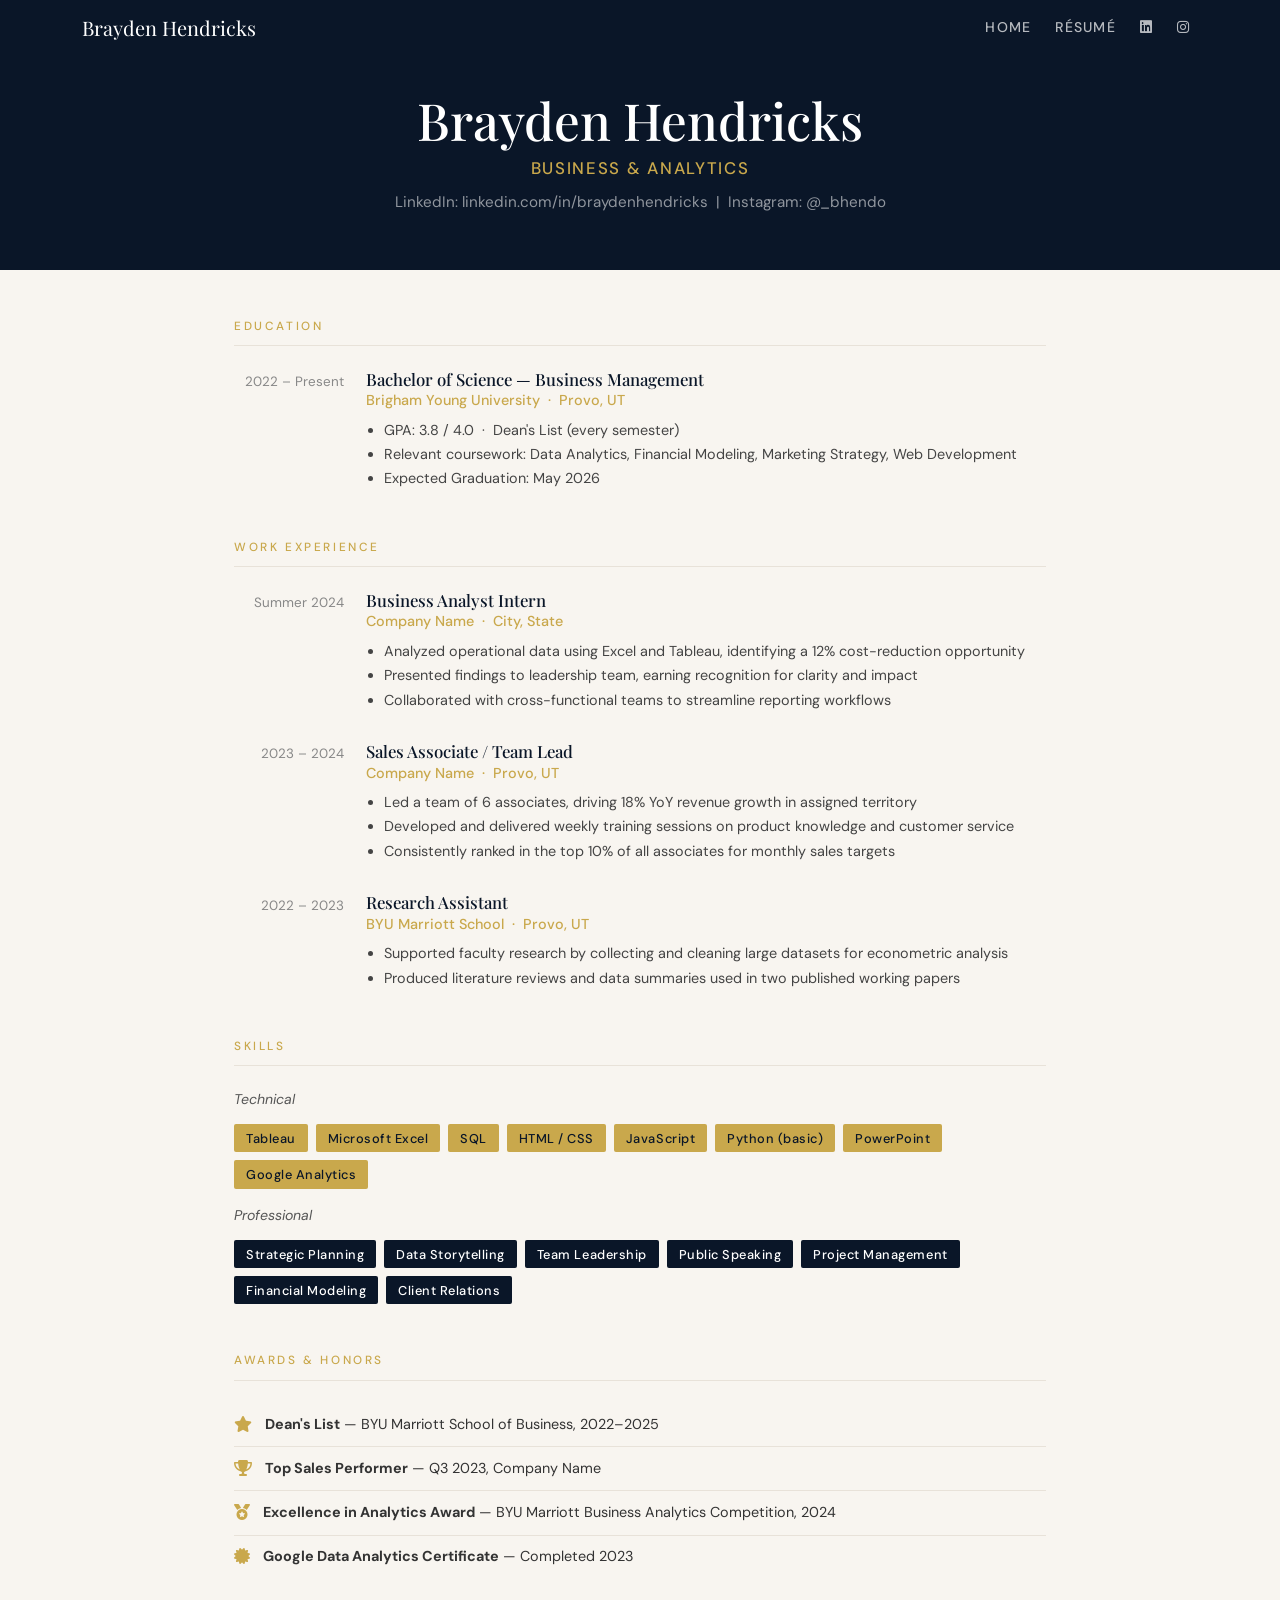
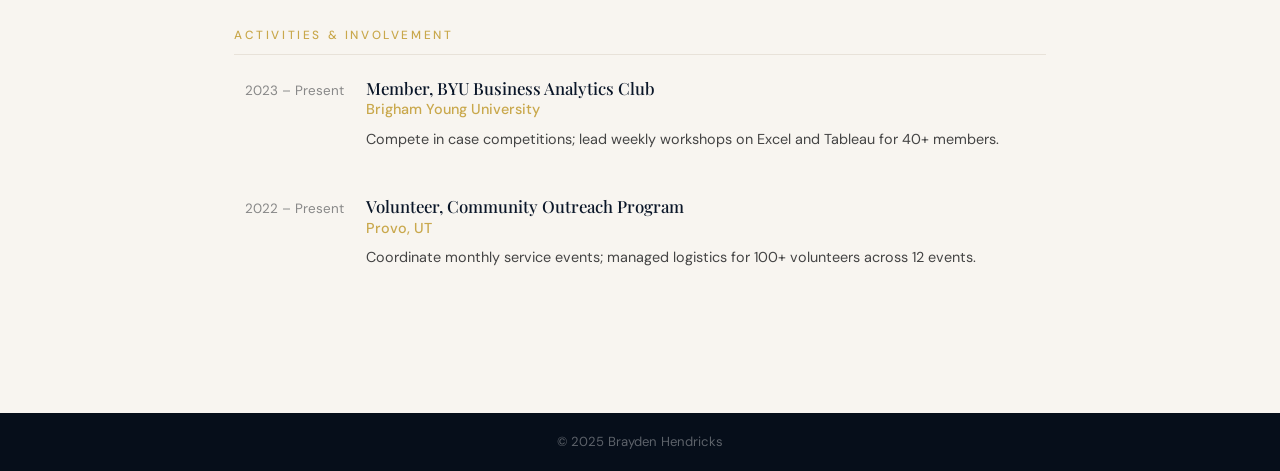
<file: resume (1).html>
<!DOCTYPE html>
<html lang="en">
<head>
  <meta charset="UTF-8">
  <meta name="viewport" content="width=device-width, initial-scale=1.0">
  <title>Résumé — Brayden Hendricks</title>
  <link href="https://cdn.jsdelivr.net/npm/bootstrap@5.3.2/dist/css/bootstrap.min.css" rel="stylesheet">
  <link href="https://fonts.googleapis.com/css2?family=Playfair+Display:wght@400;700&family=DM+Sans:wght@300;400;500&display=swap" rel="stylesheet">
  <link rel="stylesheet" href="https://cdnjs.cloudflare.com/ajax/libs/font-awesome/6.5.0/css/all.min.css">
  <style>
    :root { --navy: #0a1628; --gold: #c9a84c; --light: #f8f5f0; --mid: #e8e2d9; }
    body { font-family: 'DM Sans', sans-serif; background: var(--light); color: var(--navy); }
    h1,h2,h3,h4 { font-family: 'Playfair Display', serif; }

    .navbar { background: var(--navy) !important; }
    .navbar-brand { font-family: 'Playfair Display', serif; color: #fff !important; }
    .nav-link { color: rgba(255,255,255,.7) !important; font-size:.88rem; letter-spacing:.08em; text-transform:uppercase; font-weight:500; }
    .nav-link:hover { color: var(--gold) !important; }

    .resume-header { background: var(--navy); color: #fff; padding: 6rem 0 3.5rem; }
    .resume-header h1 { font-size: clamp(2.2rem, 4vw, 3.5rem); margin-bottom: .3rem; }
    .resume-header .subtitle { color: var(--gold); font-size: 1.05rem; letter-spacing: .1em; text-transform: uppercase; font-weight: 500; }
    .resume-header .tagline { color: rgba(255,255,255,.55); font-size: .95rem; margin-top: .6rem; }

    .resume-body { max-width: 860px; margin: 0 auto; padding: 3rem 1.5rem 5rem; }

    /* Section headers */
    .res-section { margin-bottom: 3rem; }
    .res-section-title {
      font-family: 'DM Sans', sans-serif; font-size: .74rem; letter-spacing: .22em;
      text-transform: uppercase; color: var(--gold); font-weight: 500;
      padding-bottom: .6rem; border-bottom: 1px solid var(--mid); margin-bottom: 1.4rem;
    }

    /* Entry */
    .res-entry { display: flex; gap: 1.4rem; margin-bottom: 1.8rem; }
    .res-entry-left { min-width: 110px; text-align: right; color: #888; font-size: .84rem; line-height: 1.6; padding-top: .15rem; }
    .res-entry-right { flex: 1; }
    .res-entry-right h4 { font-size: 1.05rem; margin-bottom: .1rem; font-family: 'Playfair Display', serif; }
    .res-entry-right .org { color: var(--gold); font-size: .9rem; font-weight: 500; margin-bottom: .35rem; }
    .res-entry-right p, .res-entry-right li { font-size: .9rem; color: #444; line-height: 1.7; }
    .res-entry-right ul { padding-left: 1.1rem; margin: 0; }

    /* Skills grid */
    .skill-grid { display: flex; flex-wrap: wrap; gap: .5rem; }
    .skill-pill {
      background: var(--navy); color: #fff; border-radius: 2px;
      font-size: .8rem; padding: .28rem .75rem; letter-spacing: .04em; font-weight: 500;
    }
    .skill-pill.gold { background: var(--gold); color: var(--navy); }

    /* Honors */
    .honor-item { display: flex; align-items: center; gap: .8rem; padding: .6rem 0; border-bottom: 1px solid var(--mid); }
    .honor-item:last-child { border-bottom: none; }
    .honor-icon { color: var(--gold); font-size: 1rem; }
    .honor-text { font-size: .9rem; color: #333; }

    /* Print */
    @media print {
      .navbar, .resume-header { display: none; }
      .resume-body { padding: 0; }
    }
    @media (max-width: 600px) {
      .res-entry { flex-direction: column; gap: .3rem; }
      .res-entry-left { text-align: left; min-width: unset; }
    }
  </style>
</head>
<body>

<nav class="navbar navbar-expand-lg fixed-top">
  <div class="container">
    <a class="navbar-brand" href="index.html">Brayden Hendricks</a>
    <button class="navbar-toggler" type="button" data-bs-toggle="collapse" data-bs-target="#navMenu">
      <span class="navbar-toggler-icon"></span>
    </button>
    <div class="collapse navbar-collapse" id="navMenu">
      <ul class="navbar-nav ms-auto gap-2">
        <li class="nav-item"><a class="nav-link" href="index.html">Home</a></li>
        <li class="nav-item"><a class="nav-link active" href="resume.html">Résumé</a></li>
        <li class="nav-item"><a class="nav-link" href="https://www.linkedin.com/in/braydenhendricks/" target="_blank"><i class="fab fa-linkedin"></i></a></li>
        <li class="nav-item"><a class="nav-link" href="https://www.instagram.com/_bhendo/" target="_blank"><i class="fab fa-instagram"></i></a></li>
      </ul>
    </div>
  </div>
</nav>

<div class="resume-header" style="padding-top:90px">
  <div class="container text-center">
    <h1>Brayden Hendricks</h1>
    <div class="subtitle">Business &amp; Analytics</div>
    <div class="tagline">LinkedIn: linkedin.com/in/braydenhendricks &nbsp;|&nbsp; Instagram: @_bhendo</div>
  </div>
</div>

<div class="resume-body">

  <!-- EDUCATION -->
  <div class="res-section">
    <div class="res-section-title">Education</div>

    <div class="res-entry">
      <div class="res-entry-left">2022 – Present</div>
      <div class="res-entry-right">
        <h4>Bachelor of Science — Business Management</h4>
        <div class="org">Brigham Young University &nbsp;·&nbsp; Provo, UT</div>
        <ul>
          <li>GPA: 3.8 / 4.0 &nbsp;·&nbsp; Dean's List (every semester)</li>
          <li>Relevant coursework: Data Analytics, Financial Modeling, Marketing Strategy, Web Development</li>
          <li>Expected Graduation: May 2026</li>
        </ul>
      </div>
    </div>
  </div>

  <!-- EXPERIENCE -->
  <div class="res-section">
    <div class="res-section-title">Work Experience</div>

    <div class="res-entry">
      <div class="res-entry-left">Summer 2024</div>
      <div class="res-entry-right">
        <h4>Business Analyst Intern</h4>
        <div class="org">Company Name &nbsp;·&nbsp; City, State</div>
        <ul>
          <li>Analyzed operational data using Excel and Tableau, identifying a 12% cost-reduction opportunity</li>
          <li>Presented findings to leadership team, earning recognition for clarity and impact</li>
          <li>Collaborated with cross-functional teams to streamline reporting workflows</li>
        </ul>
      </div>
    </div>

    <div class="res-entry">
      <div class="res-entry-left">2023 – 2024</div>
      <div class="res-entry-right">
        <h4>Sales Associate / Team Lead</h4>
        <div class="org">Company Name &nbsp;·&nbsp; Provo, UT</div>
        <ul>
          <li>Led a team of 6 associates, driving 18% YoY revenue growth in assigned territory</li>
          <li>Developed and delivered weekly training sessions on product knowledge and customer service</li>
          <li>Consistently ranked in the top 10% of all associates for monthly sales targets</li>
        </ul>
      </div>
    </div>

    <div class="res-entry">
      <div class="res-entry-left">2022 – 2023</div>
      <div class="res-entry-right">
        <h4>Research Assistant</h4>
        <div class="org">BYU Marriott School &nbsp;·&nbsp; Provo, UT</div>
        <ul>
          <li>Supported faculty research by collecting and cleaning large datasets for econometric analysis</li>
          <li>Produced literature reviews and data summaries used in two published working papers</li>
        </ul>
      </div>
    </div>
  </div>

  <!-- SKILLS -->
  <div class="res-section">
    <div class="res-section-title">Skills</div>
    <p style="font-size:.88rem; color:#555; margin-bottom:.9rem; font-style:italic">Technical</p>
    <div class="skill-grid mb-3">
      <span class="skill-pill gold">Tableau</span>
      <span class="skill-pill gold">Microsoft Excel</span>
      <span class="skill-pill gold">SQL</span>
      <span class="skill-pill gold">HTML / CSS</span>
      <span class="skill-pill gold">JavaScript</span>
      <span class="skill-pill gold">Python (basic)</span>
      <span class="skill-pill gold">PowerPoint</span>
      <span class="skill-pill gold">Google Analytics</span>
    </div>
    <p style="font-size:.88rem; color:#555; margin-bottom:.9rem; font-style:italic">Professional</p>
    <div class="skill-grid">
      <span class="skill-pill">Strategic Planning</span>
      <span class="skill-pill">Data Storytelling</span>
      <span class="skill-pill">Team Leadership</span>
      <span class="skill-pill">Public Speaking</span>
      <span class="skill-pill">Project Management</span>
      <span class="skill-pill">Financial Modeling</span>
      <span class="skill-pill">Client Relations</span>
    </div>
  </div>

  <!-- AWARDS -->
  <div class="res-section">
    <div class="res-section-title">Awards &amp; Honors</div>
    <div class="honor-item">
      <div class="honor-icon"><i class="fas fa-star"></i></div>
      <div class="honor-text"><strong>Dean's List</strong> — BYU Marriott School of Business, 2022–2025</div>
    </div>
    <div class="honor-item">
      <div class="honor-icon"><i class="fas fa-trophy"></i></div>
      <div class="honor-text"><strong>Top Sales Performer</strong> — Q3 2023, Company Name</div>
    </div>
    <div class="honor-item">
      <div class="honor-icon"><i class="fas fa-medal"></i></div>
      <div class="honor-text"><strong>Excellence in Analytics Award</strong> — BYU Marriott Business Analytics Competition, 2024</div>
    </div>
    <div class="honor-item">
      <div class="honor-icon"><i class="fas fa-certificate"></i></div>
      <div class="honor-text"><strong>Google Data Analytics Certificate</strong> — Completed 2023</div>
    </div>
  </div>

  <!-- ACTIVITIES -->
  <div class="res-section">
    <div class="res-section-title">Activities &amp; Involvement</div>
    <div class="res-entry">
      <div class="res-entry-left">2023 – Present</div>
      <div class="res-entry-right">
        <h4>Member, BYU Business Analytics Club</h4>
        <div class="org">Brigham Young University</div>
        <p>Compete in case competitions; lead weekly workshops on Excel and Tableau for 40+ members.</p>
      </div>
    </div>
    <div class="res-entry">
      <div class="res-entry-left">2022 – Present</div>
      <div class="res-entry-right">
        <h4>Volunteer, Community Outreach Program</h4>
        <div class="org">Provo, UT</div>
        <p>Coordinate monthly service events; managed logistics for 100+ volunteers across 12 events.</p>
      </div>
    </div>
  </div>

</div><!-- /resume-body -->

<footer style="background:#060e1a; color:rgba(255,255,255,.35); font-size:.82rem; padding:1.2rem 0; text-align:center;">
  &copy; 2025 Brayden Hendricks
</footer>

<script src="https://cdn.jsdelivr.net/npm/bootstrap@5.3.2/dist/js/bootstrap.bundle.min.js"></script>
</body>
</html>
</file>
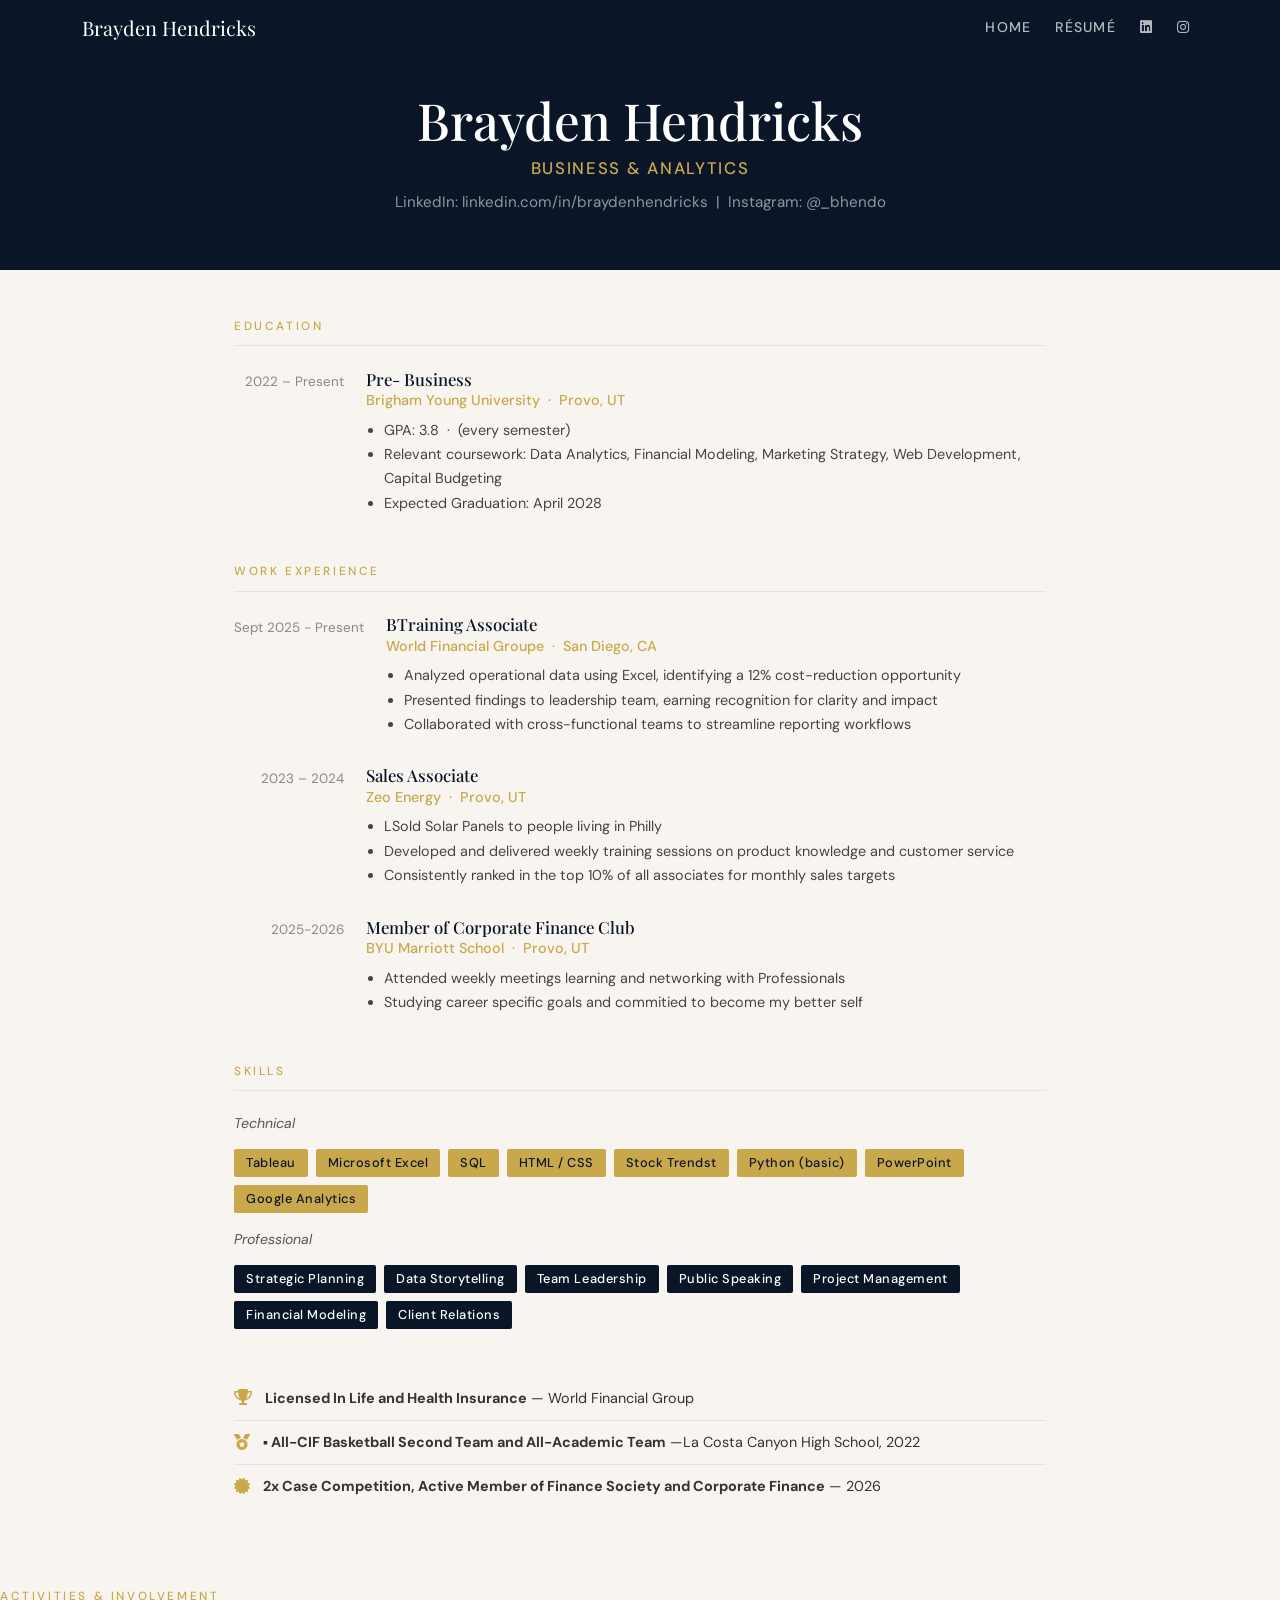
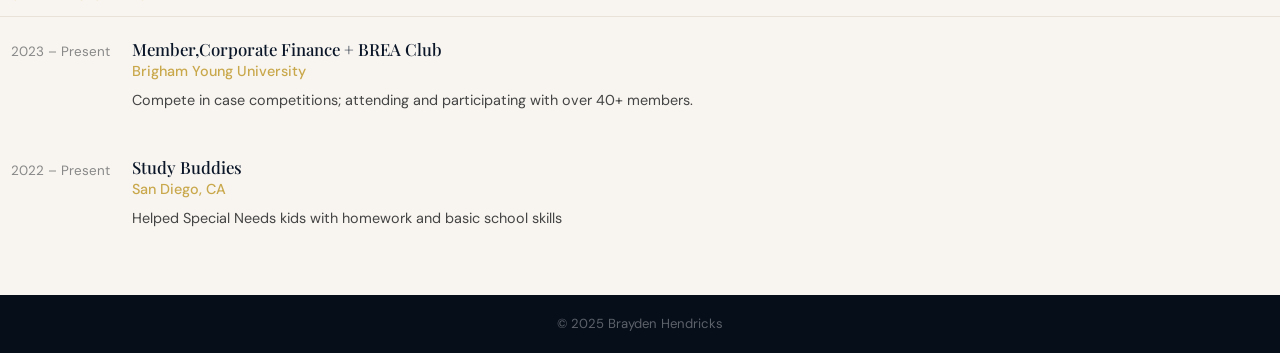
<file: resume.html>
<!DOCTYPE html>
<html lang="en">
<head>
  <meta charset="UTF-8">
  <meta name="viewport" content="width=device-width, initial-scale=1.0">
  <title>Résumé — Brayden Hendricks</title>
  <link href="https://cdn.jsdelivr.net/npm/bootstrap@5.3.2/dist/css/bootstrap.min.css" rel="stylesheet">
  <link href="https://fonts.googleapis.com/css2?family=Playfair+Display:wght@400;700&family=DM+Sans:wght@300;400;500&display=swap" rel="stylesheet">
  <link rel="stylesheet" href="https://cdnjs.cloudflare.com/ajax/libs/font-awesome/6.5.0/css/all.min.css">
  <style>
    :root { --navy: #0a1628; --gold: #c9a84c; --light: #f8f5f0; --mid: #e8e2d9; }
    body { font-family: 'DM Sans', sans-serif; background: var(--light); color: var(--navy); }
    h1,h2,h3,h4 { font-family: 'Playfair Display', serif; }

    .navbar { background: var(--navy) !important; }
    .navbar-brand { font-family: 'Playfair Display', serif; color: #fff !important; }
    .nav-link { color: rgba(255,255,255,.7) !important; font-size:.88rem; letter-spacing:.08em; text-transform:uppercase; font-weight:500; }
    .nav-link:hover { color: var(--gold) !important; }

    .resume-header { background: var(--navy); color: #fff; padding: 6rem 0 3.5rem; }
    .resume-header h1 { font-size: clamp(2.2rem, 4vw, 3.5rem); margin-bottom: .3rem; }
    .resume-header .subtitle { color: var(--gold); font-size: 1.05rem; letter-spacing: .1em; text-transform: uppercase; font-weight: 500; }
    .resume-header .tagline { color: rgba(255,255,255,.55); font-size: .95rem; margin-top: .6rem; }

    .resume-body { max-width: 860px; margin: 0 auto; padding: 3rem 1.5rem 5rem; }

    /* Section headers */
    .res-section { margin-bottom: 3rem; }
    .res-section-title {
      font-family: 'DM Sans', sans-serif; font-size: .74rem; letter-spacing: .22em;
      text-transform: uppercase; color: var(--gold); font-weight: 500;
      padding-bottom: .6rem; border-bottom: 1px solid var(--mid); margin-bottom: 1.4rem;
    }

    /* Entry */
    .res-entry { display: flex; gap: 1.4rem; margin-bottom: 1.8rem; }
    .res-entry-left { min-width: 110px; text-align: right; color: #888; font-size: .84rem; line-height: 1.6; padding-top: .15rem; }
    .res-entry-right { flex: 1; }
    .res-entry-right h4 { font-size: 1.05rem; margin-bottom: .1rem; font-family: 'Playfair Display', serif; }
    .res-entry-right .org { color: var(--gold); font-size: .9rem; font-weight: 500; margin-bottom: .35rem; }
    .res-entry-right p, .res-entry-right li { font-size: .9rem; color: #444; line-height: 1.7; }
    .res-entry-right ul { padding-left: 1.1rem; margin: 0; }

    /* Skills grid */
    .skill-grid { display: flex; flex-wrap: wrap; gap: .5rem; }
    .skill-pill {
      background: var(--navy); color: #fff; border-radius: 2px;
      font-size: .8rem; padding: .28rem .75rem; letter-spacing: .04em; font-weight: 500;
    }
    .skill-pill.gold { background: var(--gold); color: var(--navy); }

    /* Honors */
    .honor-item { display: flex; align-items: center; gap: .8rem; padding: .6rem 0; border-bottom: 1px solid var(--mid); }
    .honor-item:last-child { border-bottom: none; }
    .honor-icon { color: var(--gold); font-size: 1rem; }
    .honor-text { font-size: .9rem; color: #333; }

    /* Print */
    @media print {
      .navbar, .resume-header { display: none; }
      .resume-body { padding: 0; }
    }
    @media (max-width: 600px) {
      .res-entry { flex-direction: column; gap: .3rem; }
      .res-entry-left { text-align: left; min-width: unset; }
    }
  </style>
</head>
<body>

<nav class="navbar navbar-expand-lg fixed-top">
  <div class="container">
    <a class="navbar-brand" href="index.html">Brayden Hendricks</a>
    <button class="navbar-toggler" type="button" data-bs-toggle="collapse" data-bs-target="#navMenu">
      <span class="navbar-toggler-icon"></span>
    </button>
    <div class="collapse navbar-collapse" id="navMenu">
      <ul class="navbar-nav ms-auto gap-2">
        <li class="nav-item"><a class="nav-link" href="index.html">Home</a></li>
        <li class="nav-item"><a class="nav-link active" href="resume.html">Résumé</a></li>
        <li class="nav-item"><a class="nav-link" href="https://www.linkedin.com/in/braydenhendricks/" target="_blank"><i class="fab fa-linkedin"></i></a></li>
        <li class="nav-item"><a class="nav-link" href="https://www.instagram.com/_bhendo/" target="_blank"><i class="fab fa-instagram"></i></a></li>
      </ul>
    </div>
  </div>
</nav>

<div class="resume-header" style="padding-top:90px">
  <div class="container text-center">
    <h1>Brayden Hendricks</h1>
    <div class="subtitle">Business &amp; Analytics</div>
    <div class="tagline">LinkedIn: linkedin.com/in/braydenhendricks &nbsp;|&nbsp; Instagram: @_bhendo</div>
  </div>
</div>

<div class="resume-body">

  <!-- EDUCATION -->
  <div class="res-section">
    <div class="res-section-title">Education</div>

    <div class="res-entry">
      <div class="res-entry-left">2022 – Present</div>
      <div class="res-entry-right">
        <h4>Pre- Business </h4>
        <div class="org">Brigham Young University &nbsp;·&nbsp; Provo, UT</div>
        <ul>
          <li>GPA: 3.8 &nbsp;·&nbsp; (every semester)</li>
          <li>Relevant coursework: Data Analytics, Financial Modeling, Marketing Strategy, Web Development, Capital Budgeting</li>
          <li>Expected Graduation: April 2028</li>
        </ul>
      </div>
    </div>
  </div>

  <!-- EXPERIENCE -->
  <div class="res-section">
    <div class="res-section-title">Work Experience</div>

    <div class="res-entry">
      <div class="res-entry-left">Sept 2025 - Present</div>
      <div class="res-entry-right">
        <h4>BTraining Associate</h4>
        <div class="org">World Financial Groupe &nbsp;·&nbsp; San Diego, CA</div>
        <ul>
          <li>Analyzed operational data using Excel, identifying a 12% cost-reduction opportunity</li>
          <li>Presented findings to leadership team, earning recognition for clarity and impact</li>
          <li>Collaborated with cross-functional teams to streamline reporting workflows</li>
        </ul>
      </div>
    </div>

    <div class="res-entry">
      <div class="res-entry-left">2023 – 2024</div>
      <div class="res-entry-right">
        <h4>Sales Associate</h4>
        <div class="org">Zeo Energy &nbsp;·&nbsp; Provo, UT</div>
        <ul>
          <li>LSold Solar Panels to people living in Philly</li>
          <li>Developed and delivered weekly training sessions on product knowledge and customer service</li>
          <li>Consistently ranked in the top 10% of all associates for monthly sales targets</li>
        </ul>
      </div>
    </div>

    <div class="res-entry">
      <div class="res-entry-left">2025-2026</div>
      <div class="res-entry-right">
        <h4>Member of Corporate Finance Club</h4>
        <div class="org">BYU Marriott School &nbsp;·&nbsp; Provo, UT</div>
        <ul>
          <li>Attended weekly meetings learning and networking with Professionals</li>
          <li>Studying career specific goals and commitied to become my better self</li>
        </ul>
      </div>
    </div>
  </div>

  <!-- SKILLS -->
  <div class="res-section">
    <div class="res-section-title">Skills</div>
    <p style="font-size:.88rem; color:#555; margin-bottom:.9rem; font-style:italic">Technical</p>
    <div class="skill-grid mb-3">
      <span class="skill-pill gold">Tableau</span>
      <span class="skill-pill gold">Microsoft Excel</span>
      <span class="skill-pill gold">SQL</span>
      <span class="skill-pill gold">HTML / CSS</span>
      <span class="skill-pill gold">Stock Trendst</span>
      <span class="skill-pill gold">Python (basic)</span>
      <span class="skill-pill gold">PowerPoint</span>
      <span class="skill-pill gold">Google Analytics</span>
    </div>
    <p style="font-size:.88rem; color:#555; margin-bottom:.9rem; font-style:italic">Professional</p>
    <div class="skill-grid">
      <span class="skill-pill">Strategic Planning</span>
      <span class="skill-pill">Data Storytelling</span>
      <span class="skill-pill">Team Leadership</span>
      <span class="skill-pill">Public Speaking</span>
      <span class="skill-pill">Project Management</span>
      <span class="skill-pill">Financial Modeling</span>
      <span class="skill-pill">Client Relations</span>
    </div>
  </div>

  <!-- AWARDS -->
    <div class="honor-item">
      <div class="honor-icon"><i class="fas fa-trophy"></i></div>
      <div class="honor-text"><strong>Licensed In Life and Health Insurance</strong> — World Financial Group</div>
    </div>
    <div class="honor-item">
      <div class="honor-icon"><i class="fas fa-medal"></i></div>
      <div class="honor-text"><strong>▪	All-CIF Basketball Second Team and All-Academic Team</strong> —La Costa Canyon High School, 2022</div>
    </div>
    <div class="honor-item">
      <div class="honor-icon"><i class="fas fa-certificate"></i></div>
      <div class="honor-text"><strong>2x Case Competition, Active Member of Finance Society and Corporate Finance</strong> — 2026</div>
    </div>
  </div>

  <!-- ACTIVITIES -->
  <div class="res-section">
    <div class="res-section-title">Activities &amp; Involvement</div>
    <div class="res-entry">
      <div class="res-entry-left">2023 – Present</div>
      <div class="res-entry-right">
        <h4>Member,Corporate Finance + BREA Club</h4>
        <div class="org">Brigham Young University</div>
        <p>Compete in case competitions; attending and participating with over 40+ members.</p>
      </div>
    </div>
    <div class="res-entry">
      <div class="res-entry-left">2022 – Present</div>
      <div class="res-entry-right">
        <h4>Study Buddies</h4>
        <div class="org">San Diego, CA</div>
        <p>Helped Special Needs kids with homework and basic school skills</p>
      </div>
    </div>
  </div>

</div><!-- /resume-body -->

<footer style="background:#060e1a; color:rgba(255,255,255,.35); font-size:.82rem; padding:1.2rem 0; text-align:center;">
  &copy; 2025 Brayden Hendricks
</footer>

<script src="https://cdn.jsdelivr.net/npm/bootstrap@5.3.2/dist/js/bootstrap.bundle.min.js"></script>
</body>
</html>
</file>
